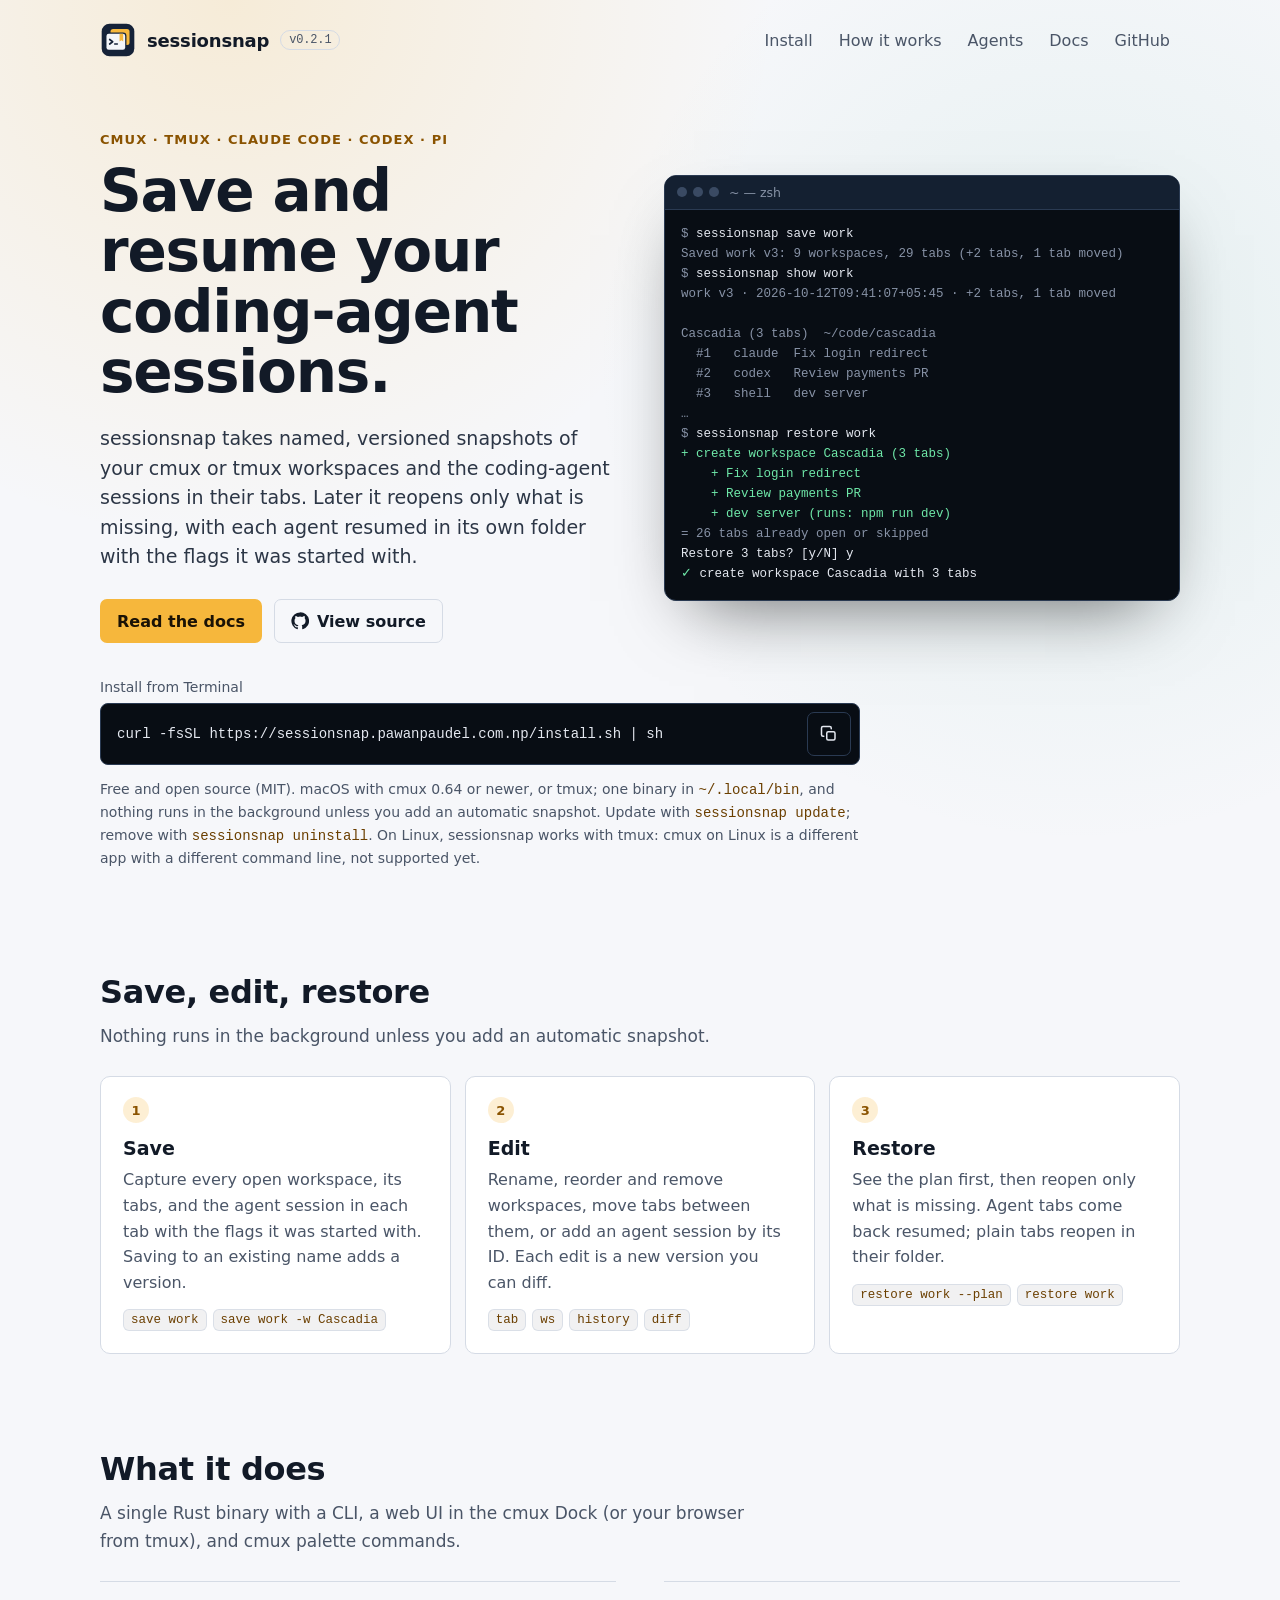
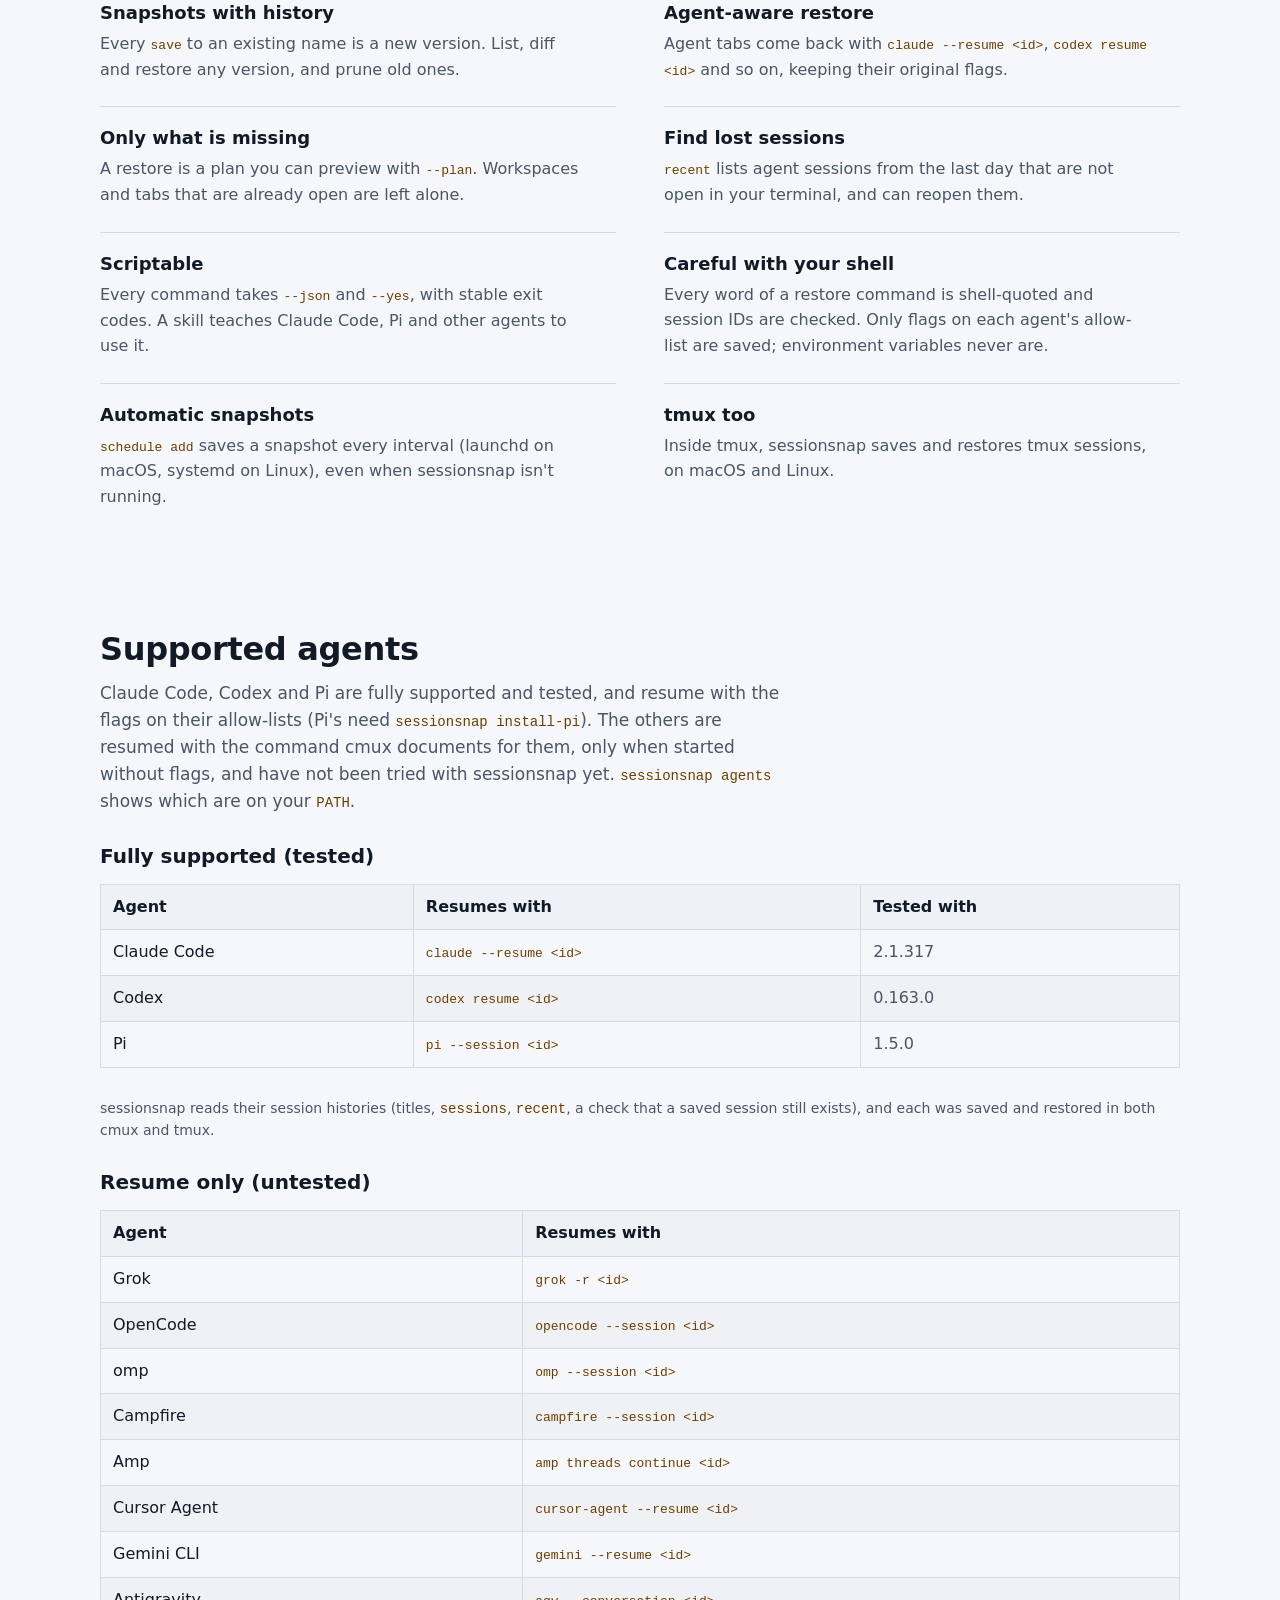
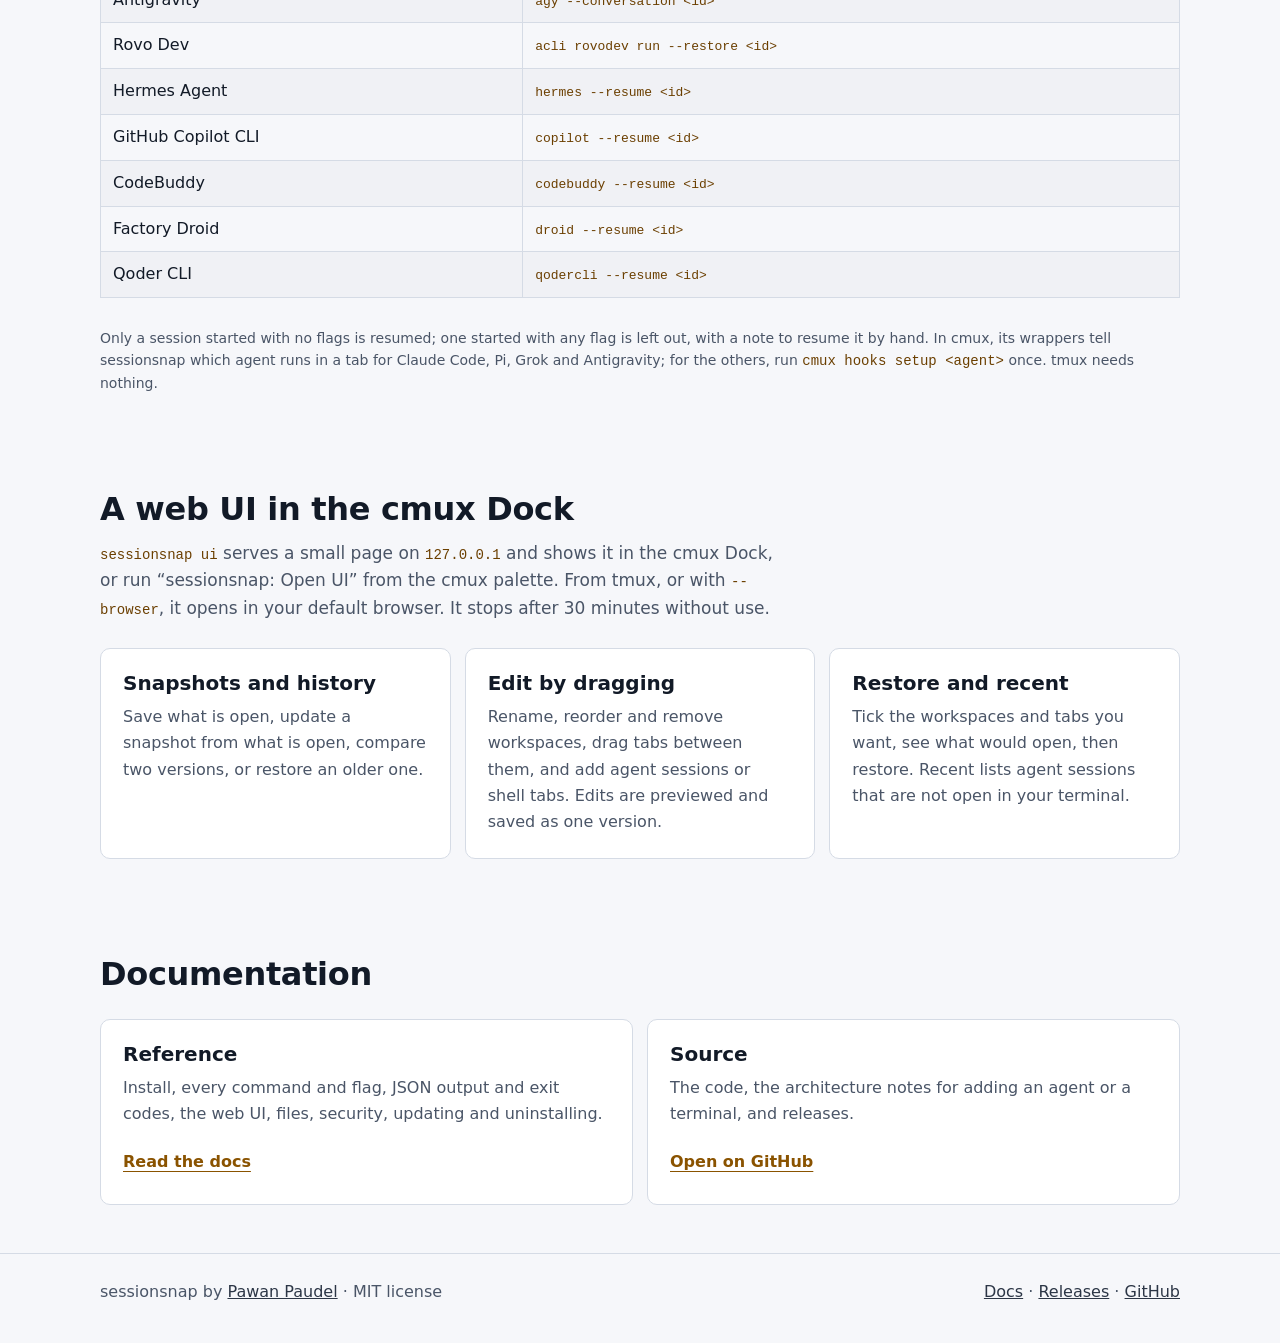
<file: site/index.html>
<!doctype html>
<html lang="en">
  <head>
    <meta charset="utf-8" />
    <meta name="viewport" content="width=device-width, initial-scale=1" />
    <title>sessionsnap — Save and Resume Coding-Agent Sessions in cmux and tmux</title>
    <meta
      name="description"
      content="Save and resume your coding-agent sessions in cmux and tmux. Named, versioned snapshots of your workspaces and tabs that bring back only what is missing, for Claude Code, Codex and more."
    />
    <meta property="og:title" content="sessionsnap — Save and Resume Coding-Agent Sessions in cmux and tmux" />
    <meta
      property="og:description"
      content="Save and resume your coding-agent sessions in cmux and tmux. Named, versioned snapshots of your workspaces and tabs that bring back only what is missing, for Claude Code, Codex and more."
    />
    <meta property="og:type" content="website" />
    <meta property="og:image" content="https://sessionsnap.pawanpaudel.com.np/og.png" />
    <meta name="twitter:card" content="summary_large_image" />
    <meta property="og:url" content="https://sessionsnap.pawanpaudel.com.np/" />
    <link rel="canonical" href="https://sessionsnap.pawanpaudel.com.np/" />
    <meta name="twitter:title" content="sessionsnap — Save and Resume Coding-Agent Sessions in cmux and tmux" />
    <meta name="twitter:description" content="Save and resume your coding-agent sessions in cmux and tmux. Named, versioned snapshots of your workspaces and tabs that bring back only what is missing, for Claude Code, Codex and more." />
    <meta name="twitter:image" content="https://sessionsnap.pawanpaudel.com.np/og.png" />
    <meta property="og:image:alt" content="sessionsnap — save and resume your coding-agent sessions in cmux and tmux" />
    <meta name="theme-color" content="#0d1520" media="(prefers-color-scheme: dark)" />
    <meta name="theme-color" content="#f6f7fa" media="(prefers-color-scheme: light)" />
    <link rel="icon" href="favicon.svg" type="image/svg+xml" />
    <link rel="apple-touch-icon" href="apple-touch-icon.png" />
    <link rel="stylesheet" href="styles.css" />
    <script type="application/ld+json">
    {
      "@context": "https://schema.org",
      "@type": "SoftwareSourceCode",
      "name": "sessionsnap",
      "description": "Save and resume your coding-agent sessions in cmux and tmux. Named, versioned snapshots of your workspaces and tabs that bring back only what is missing, for Claude Code, Codex and more.",
      "url": "https://sessionsnap.pawanpaudel.com.np/",
      "codeRepository": "https://github.com/pawanpaudel93/sessionsnap",
      "license": "https://opensource.org/license/mit",
      "programmingLanguage": "Rust",
      "runtimePlatform": ["cmux", "tmux"],
      "operatingSystem": "macOS, Linux",
      "version": "0.2.1",
      "author": {
        "@type": "Person",
        "name": "Pawan Paudel",
        "url": "https://github.com/pawanpaudel93"
      }
    }
    </script>
  </head>
  <body>
    <a class="skip-link" href="#main">Skip to content</a>
    <header class="shell">
      <nav class="nav" aria-label="Main navigation">
        <a class="brand" href="/">
          <img src="favicon.svg" width="36" height="36" alt="" decoding="async" />
          <span>sessionsnap</span>
          <span class="version" translate="no">v0.2.1</span>
        </a>
        <div class="nav-links">
          <a href="#install">Install</a>
          <a href="#how">How it works</a>
          <a href="#agents">Agents</a>
          <a href="/docs">Docs</a>
          <a class="nav-github" href="https://github.com/pawanpaudel93/sessionsnap">GitHub</a>
        </div>
      </nav>
    </header>

    <main id="main">
      <section class="shell hero hero-split" id="install">
        <div class="hero-inner">
          <p class="eyebrow">cmux · tmux · Claude Code · Codex · Pi</p>
          <h1>Save and resume your coding-agent sessions.</h1>
          <p class="hero-copy">
            sessionsnap takes named, versioned snapshots of your cmux or tmux workspaces and the
            coding-agent sessions in their tabs. Later it reopens only what is missing, with each agent resumed in
            its own folder with the flags it was started with.
          </p>
          <div class="actions">
            <a class="button primary" href="/docs">Read the docs</a>
            <a class="button secondary" href="https://github.com/pawanpaudel93/sessionsnap">
              <svg viewBox="0 0 24 24" aria-hidden="true"><path fill="currentColor" d="M12 .5a11.5 11.5 0 0 0-3.64 22.41c.58.1.79-.25.79-.56v-2c-3.2.7-3.88-1.37-3.88-1.37-.52-1.33-1.28-1.69-1.28-1.69-1.05-.72.08-.7.08-.7 1.16.08 1.77 1.19 1.77 1.19 1.03 1.77 2.7 1.26 3.36.96.1-.75.4-1.26.73-1.55-2.55-.29-5.24-1.28-5.24-5.68 0-1.26.45-2.28 1.19-3.09-.12-.29-.52-1.46.11-3.05 0 0 .97-.31 3.17 1.18a11 11 0 0 1 5.77 0c2.2-1.49 3.17-1.18 3.17-1.18.63 1.59.23 2.76.11 3.05.74.81 1.19 1.83 1.19 3.09 0 4.41-2.69 5.38-5.26 5.67.41.36.78 1.06.78 2.14v3.17c0 .31.21.67.8.56A11.5 11.5 0 0 0 12 .5Z"/></svg>
              View source
            </a>
          </div>
        </div>

        <figure class="demo">
          <div class="term-window">
            <div class="term-bar" aria-hidden="true">
              <div class="term-dots"><span></span><span></span><span></span></div>
              <span>~ — zsh</span>
            </div>
            <pre><code translate="no"><span class="prompt">$ </span>sessionsnap save work
<span class="out">Saved work v3: 9 workspaces, 29 tabs (+2 tabs, 1 tab moved)</span>
<span class="step-2"><span class="prompt">$ </span>sessionsnap show work
<span class="out">work v3 · 2026-10-12T09:41:07+05:45 · +2 tabs, 1 tab moved

Cascadia (3 tabs)  ~/code/cascadia
  #1   claude  Fix login redirect
  #2   codex   Review payments PR
  #3   shell   dev server
…</span></span>
<span class="step-3"><span class="prompt">$ </span>sessionsnap restore work
<span class="ok">+ create workspace Cascadia (3 tabs)</span>
<span class="ok">    + Fix login redirect</span>
<span class="ok">    + Review payments PR</span>
<span class="ok">    + dev server (runs: npm run dev)</span>
<span class="out">= 26 tabs already open or skipped</span>
Restore 3 tabs? [y/N] y
<span class="ok">✓</span> create workspace Cascadia with 3 tabs</span></code></pre>
          </div>
          <figcaption class="sr-only">
            Example session: save a snapshot named work with 9 workspaces and 29 tabs, show its
            workspaces and tabs, then restore it. Only the one closed workspace is reopened, with its
            Claude Code and Codex sessions resumed; the 26 tabs already open are left alone.
          </figcaption>
        </figure>

        <div class="hero-install">
          <div class="install">
            <p class="install-label" id="install-label">Install from Terminal</p>
            <div class="command" role="group" aria-labelledby="install-label">
              <code class="desktop-command" translate="no"
                >curl -fsSL https://sessionsnap.pawanpaudel.com.np/install.sh | sh</code
              >
              <code class="mobile-command" translate="no"
                >curl -fsSL https://sessionsnap.<br />pawanpaudel.com.np/install.sh | sh</code
              >
              <button
                class="copy-button"
                type="button"
                title="Copy install command"
                aria-label="Copy install command"
                data-copy-title="Copy install command"
                data-copy-label="Install command copied."
                data-copy="curl -fsSL https://sessionsnap.pawanpaudel.com.np/install.sh | sh"
              >
                <svg class="copy-icon" viewBox="0 0 24 24" aria-hidden="true">
                  <rect x="9" y="9" width="11" height="11" rx="2" fill="none" stroke="currentColor" stroke-width="2" />
                  <path d="M5 15H4a2 2 0 0 1-2-2V4a2 2 0 0 1 2-2h9a2 2 0 0 1 2 2v1" fill="none" stroke="currentColor" stroke-linecap="round" stroke-width="2" />
                </svg>
                <svg class="check-icon" viewBox="0 0 24 24" aria-hidden="true">
                  <path d="M20 6 9 17l-5-5" fill="none" stroke="currentColor" stroke-linecap="round" stroke-linejoin="round" stroke-width="2.4" />
                </svg>
              </button>
            </div>
            <span class="copy-status" aria-live="polite"></span>
          </div>
          <p class="requirements">
            Free and open source (MIT). macOS with cmux 0.64 or newer, or tmux; one binary in
            <code translate="no">~/.local/bin</code>, and nothing runs in the background unless you
            add an automatic snapshot. Update with <code translate="no">sessionsnap update</code>; remove
            with <code translate="no">sessionsnap uninstall</code>. On Linux, sessionsnap works with tmux:
            cmux on Linux is a different app with a different command line, not supported yet.
          </p>
        </div>
      </section>

      <section class="shell section" id="how" aria-labelledby="how-title">
        <div class="section-head">
          <h2 id="how-title">Save, edit, restore</h2>
          <p>Nothing runs in the background unless you add an automatic snapshot.</p>
        </div>
        <ol class="loop">
          <li>
            <h3>Save</h3>
            <p>Capture every open workspace, its tabs, and the agent session in each tab with the flags it was started with. Saving to an existing name adds a version.</p>
            <div class="chips" translate="no"><code>save work</code><code>save work -w Cascadia</code></div>
          </li>
          <li>
            <h3>Edit</h3>
            <p>Rename, reorder and remove workspaces, move tabs between them, or add an agent session by its ID. Each edit is a new version you can diff.</p>
            <div class="chips" translate="no"><code>tab</code><code>ws</code><code>history</code><code>diff</code></div>
          </li>
          <li>
            <h3>Restore</h3>
            <p>See the plan first, then reopen only what is missing. Agent tabs come back resumed; plain tabs reopen in their folder.</p>
            <div class="chips" translate="no"><code>restore work --plan</code><code>restore work</code></div>
          </li>
        </ol>
      </section>

      <section class="shell section" id="features" aria-labelledby="features-title">
        <div class="section-head">
          <h2 id="features-title">What it does</h2>
          <p>A single Rust binary with a CLI, a web UI in the cmux Dock (or your browser from tmux), and cmux palette commands.</p>
        </div>
        <dl class="feature-list">
          <div>
            <dt>Snapshots with history</dt>
            <dd>Every <code translate="no">save</code> to an existing name is a new version. List, diff and restore any version, and prune old ones.</dd>
          </div>
          <div>
            <dt>Agent-aware restore</dt>
            <dd>Agent tabs come back with <code translate="no">claude --resume &lt;id&gt;</code>, <code translate="no">codex resume &lt;id&gt;</code> and so on, keeping their original flags.</dd>
          </div>
          <div>
            <dt>Only what is missing</dt>
            <dd>A restore is a plan you can preview with <code translate="no">--plan</code>. Workspaces and tabs that are already open are left alone.</dd>
          </div>
          <div>
            <dt>Find lost sessions</dt>
            <dd><code translate="no">recent</code> lists agent sessions from the last day that are not open in your terminal, and can reopen them.</dd>
          </div>
          <div>
            <dt>Scriptable</dt>
            <dd>Every command takes <code translate="no">--json</code> and <code translate="no">--yes</code>, with stable exit codes. A skill teaches Claude Code, Pi and other agents to use it.</dd>
          </div>
          <div>
            <dt>Careful with your shell</dt>
            <dd>Every word of a restore command is shell-quoted and session IDs are checked. Only flags on each agent's allow-list are saved; environment variables never are.</dd>
          </div>
          <div>
            <dt>Automatic snapshots</dt>
            <dd><code translate="no">schedule add</code> saves a snapshot every interval (launchd on macOS, systemd on Linux), even when sessionsnap isn't running.</dd>
          </div>
          <div>
            <dt>tmux too</dt>
            <dd>Inside tmux, sessionsnap saves and restores tmux sessions, on macOS and Linux.</dd>
          </div>
        </dl>
      </section>

      <section class="shell section" id="agents" aria-labelledby="agents-title">
        <div class="section-head">
          <h2 id="agents-title">Supported agents</h2>
          <p>
            Claude Code, Codex and Pi are fully supported and tested, and resume with the flags on their
            allow-lists (Pi's need <code translate="no">sessionsnap install-pi</code>). The others are resumed with the command cmux documents for them, only when
            started without flags, and have not been tried with sessionsnap yet.
            <code translate="no">sessionsnap agents</code> shows which are on your <code translate="no">PATH</code>.
          </p>
        </div>
        <h3 class="agents-sub">Fully supported (tested)</h3>
        <div class="table-wrap">
          <table class="data-table">
            <thead>
              <tr><th scope="col">Agent</th><th scope="col">Resumes with</th><th scope="col">Tested with</th></tr>
            </thead>
            <tbody>
              <tr><td>Claude Code</td><td><code translate="no">claude --resume &lt;id&gt;</code></td><td>2.1.317</td></tr>
              <tr><td>Codex</td><td><code translate="no">codex resume &lt;id&gt;</code></td><td>0.163.0</td></tr>
              <tr><td>Pi</td><td><code translate="no">pi --session &lt;id&gt;</code></td><td>1.5.0</td></tr>
            </tbody>
          </table>
        </div>
        <p class="requirements">
          sessionsnap reads their session histories (titles, <code translate="no">sessions</code>,
          <code translate="no">recent</code>, a check that a saved session still exists), and each was
          saved and restored in both cmux and tmux.
        </p>
        <h3 class="agents-sub">Resume only (untested)</h3>
        <div class="table-wrap">
          <table class="data-table">
            <thead>
              <tr><th scope="col">Agent</th><th scope="col">Resumes with</th></tr>
            </thead>
            <tbody>
              <tr><td>Grok</td><td><code translate="no">grok -r &lt;id&gt;</code></td></tr>
              <tr><td>OpenCode</td><td><code translate="no">opencode --session &lt;id&gt;</code></td></tr>
              <tr><td>omp</td><td><code translate="no">omp --session &lt;id&gt;</code></td></tr>
              <tr><td>Campfire</td><td><code translate="no">campfire --session &lt;id&gt;</code></td></tr>
              <tr><td>Amp</td><td><code translate="no">amp threads continue &lt;id&gt;</code></td></tr>
              <tr><td>Cursor Agent</td><td><code translate="no">cursor-agent --resume &lt;id&gt;</code></td></tr>
              <tr><td>Gemini CLI</td><td><code translate="no">gemini --resume &lt;id&gt;</code></td></tr>
              <tr><td>Antigravity</td><td><code translate="no">agy --conversation &lt;id&gt;</code></td></tr>
              <tr><td>Rovo Dev</td><td><code translate="no">acli rovodev run --restore &lt;id&gt;</code></td></tr>
              <tr><td>Hermes Agent</td><td><code translate="no">hermes --resume &lt;id&gt;</code></td></tr>
              <tr><td>GitHub Copilot CLI</td><td><code translate="no">copilot --resume &lt;id&gt;</code></td></tr>
              <tr><td>CodeBuddy</td><td><code translate="no">codebuddy --resume &lt;id&gt;</code></td></tr>
              <tr><td>Factory Droid</td><td><code translate="no">droid --resume &lt;id&gt;</code></td></tr>
              <tr><td>Qoder CLI</td><td><code translate="no">qodercli --resume &lt;id&gt;</code></td></tr>
            </tbody>
          </table>
        </div>
        <p class="requirements">
          Only a session started with no flags is resumed; one started with any flag is left out, with
          a note to resume it by hand. In cmux, its wrappers tell sessionsnap which agent runs in a tab
          for Claude Code, Pi, Grok and Antigravity; for the others, run
          <code translate="no">cmux hooks setup &lt;agent&gt;</code> once. tmux needs nothing.
        </p>
      </section>

      <section class="shell section" id="web-ui" aria-labelledby="ui-title">
        <div class="section-head">
          <h2 id="ui-title">A web UI in the cmux Dock</h2>
          <p>
            <code translate="no">sessionsnap ui</code> serves a small page on
            <code translate="no">127.0.0.1</code> and shows it in the cmux Dock, or run
            “sessionsnap: Open UI” from the cmux palette. From tmux, or with <code translate="no">--browser</code>, it opens in your default browser.
            It stops after 30 minutes without use.
          </p>
        </div>
        <div class="grid">
          <div class="card">
            <h3>Snapshots and history</h3>
            <p>Save what is open, update a snapshot from what is open, compare two versions, or restore an older one.</p>
          </div>
          <div class="card">
            <h3>Edit by dragging</h3>
            <p>Rename, reorder and remove workspaces, drag tabs between them, and add agent sessions or shell tabs. Edits are previewed and saved as one version.</p>
          </div>
          <div class="card">
            <h3>Restore and recent</h3>
            <p>Tick the workspaces and tabs you want, see what would open, then restore. Recent lists agent sessions that are not open in your terminal.</p>
          </div>
        </div>
      </section>

      <section class="shell section" aria-labelledby="docs-title">
        <div class="section-head">
          <h2 id="docs-title">Documentation</h2>
        </div>
        <div class="grid two">
          <div class="card">
            <h3>Reference</h3>
            <p>Install, every command and flag, JSON output and exit codes, the web UI, files, security, updating and uninstalling.</p>
            <p class="card-action"><a href="/docs">Read the docs</a></p>
          </div>
          <div class="card">
            <h3>Source</h3>
            <p>The code, the architecture notes for adding an agent or a terminal, and releases.</p>
            <p class="card-action"><a href="https://github.com/pawanpaudel93/sessionsnap">Open on GitHub</a></p>
          </div>
        </div>
      </section>
    </main>

    <footer>
      <div class="shell">
        <span>sessionsnap by <a href="https://github.com/pawanpaudel93">Pawan Paudel</a> · MIT license</span>
        <span>
          <a href="/docs">Docs</a>
          ·
          <a href="https://github.com/pawanpaudel93/sessionsnap/releases">Releases</a>
          ·
          <a class="nav-github" href="https://github.com/pawanpaudel93/sessionsnap">GitHub</a>
        </span>
      </div>
    </footer>
    <script src="script.js"></script>
  </body>
</html>
</file>
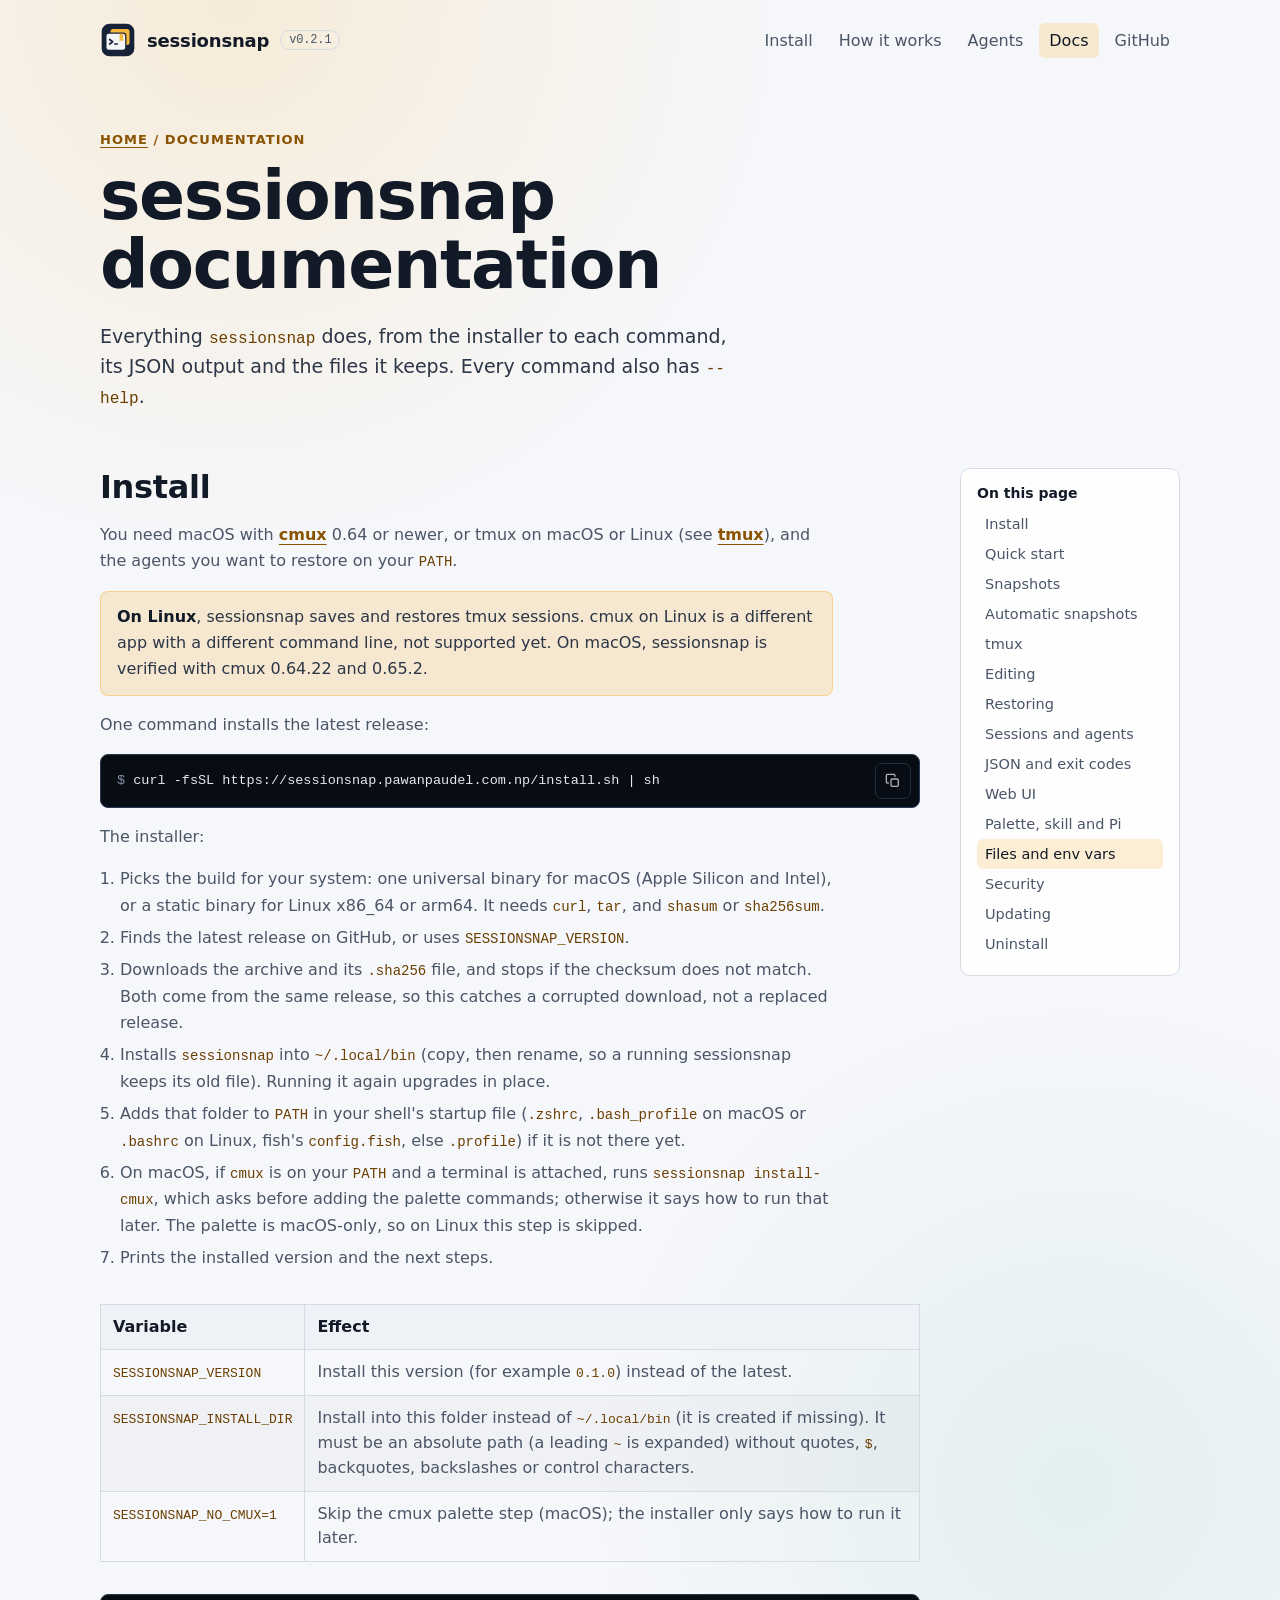
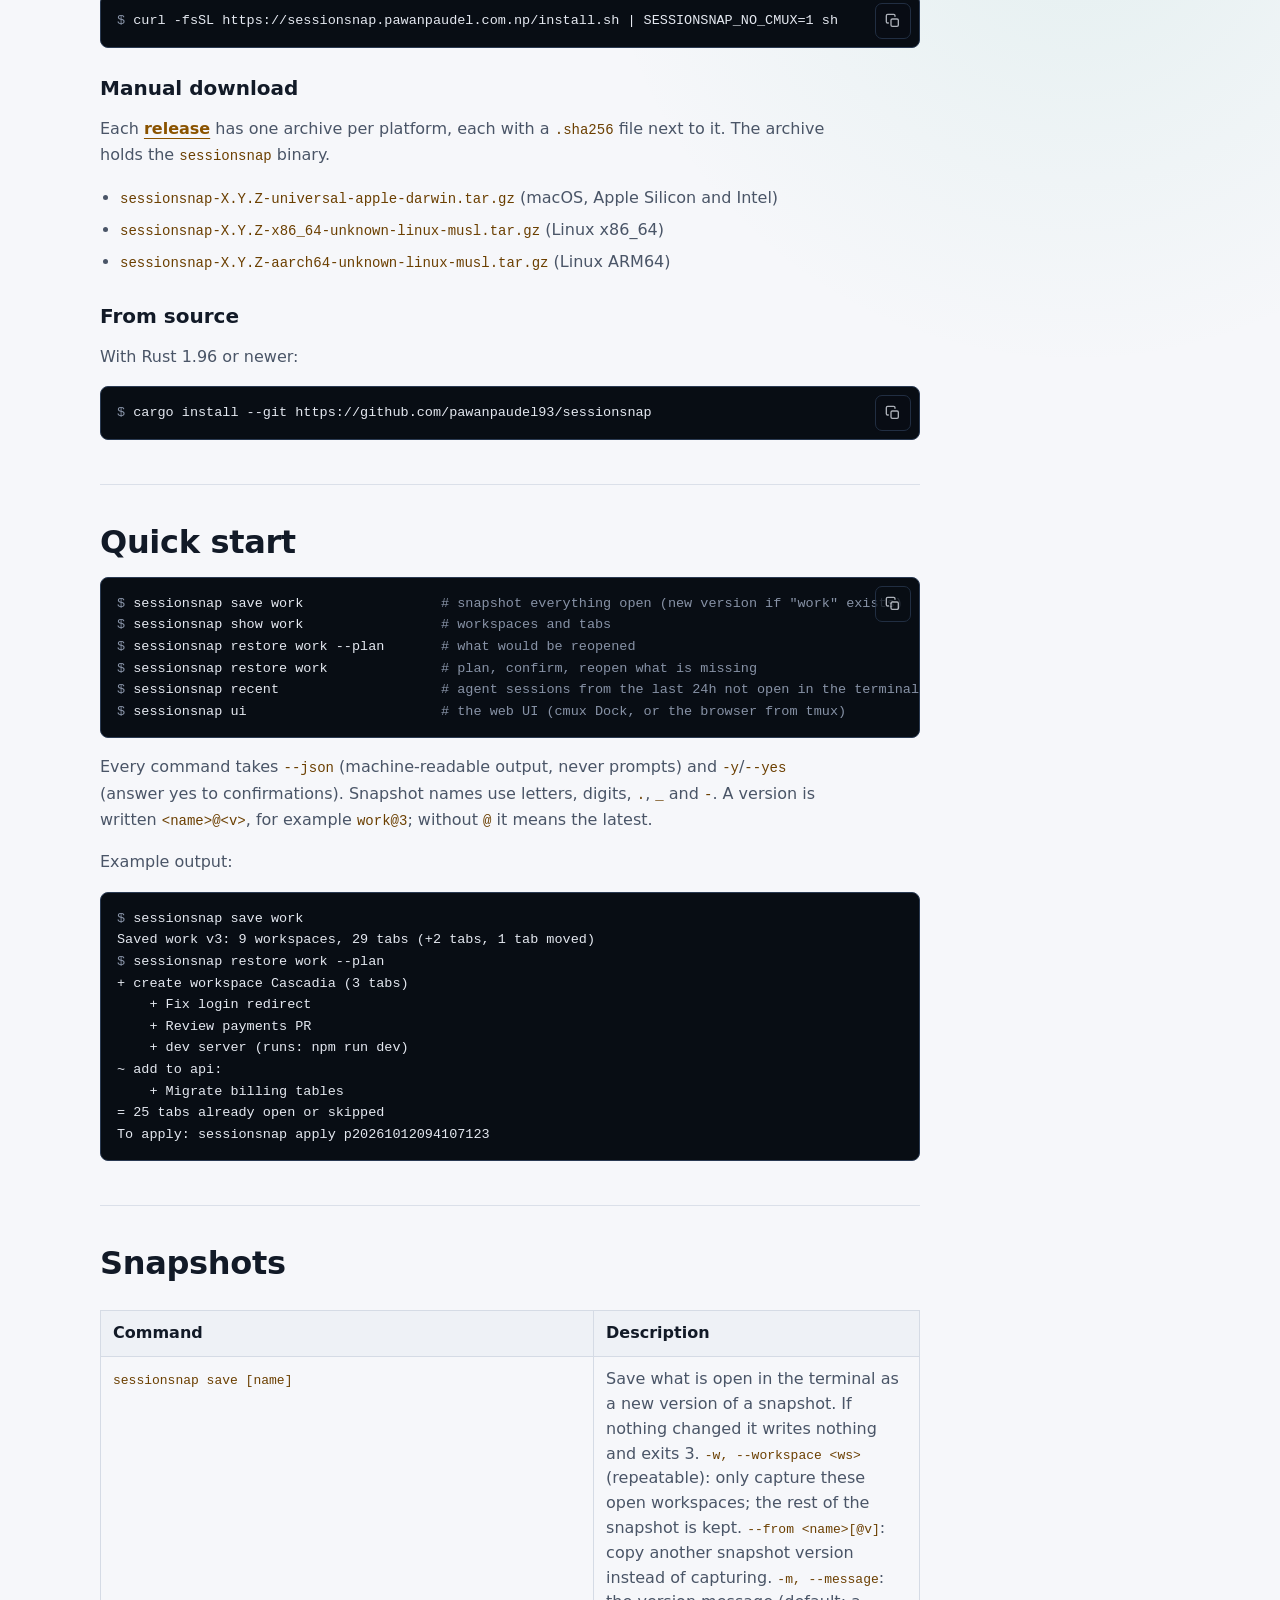
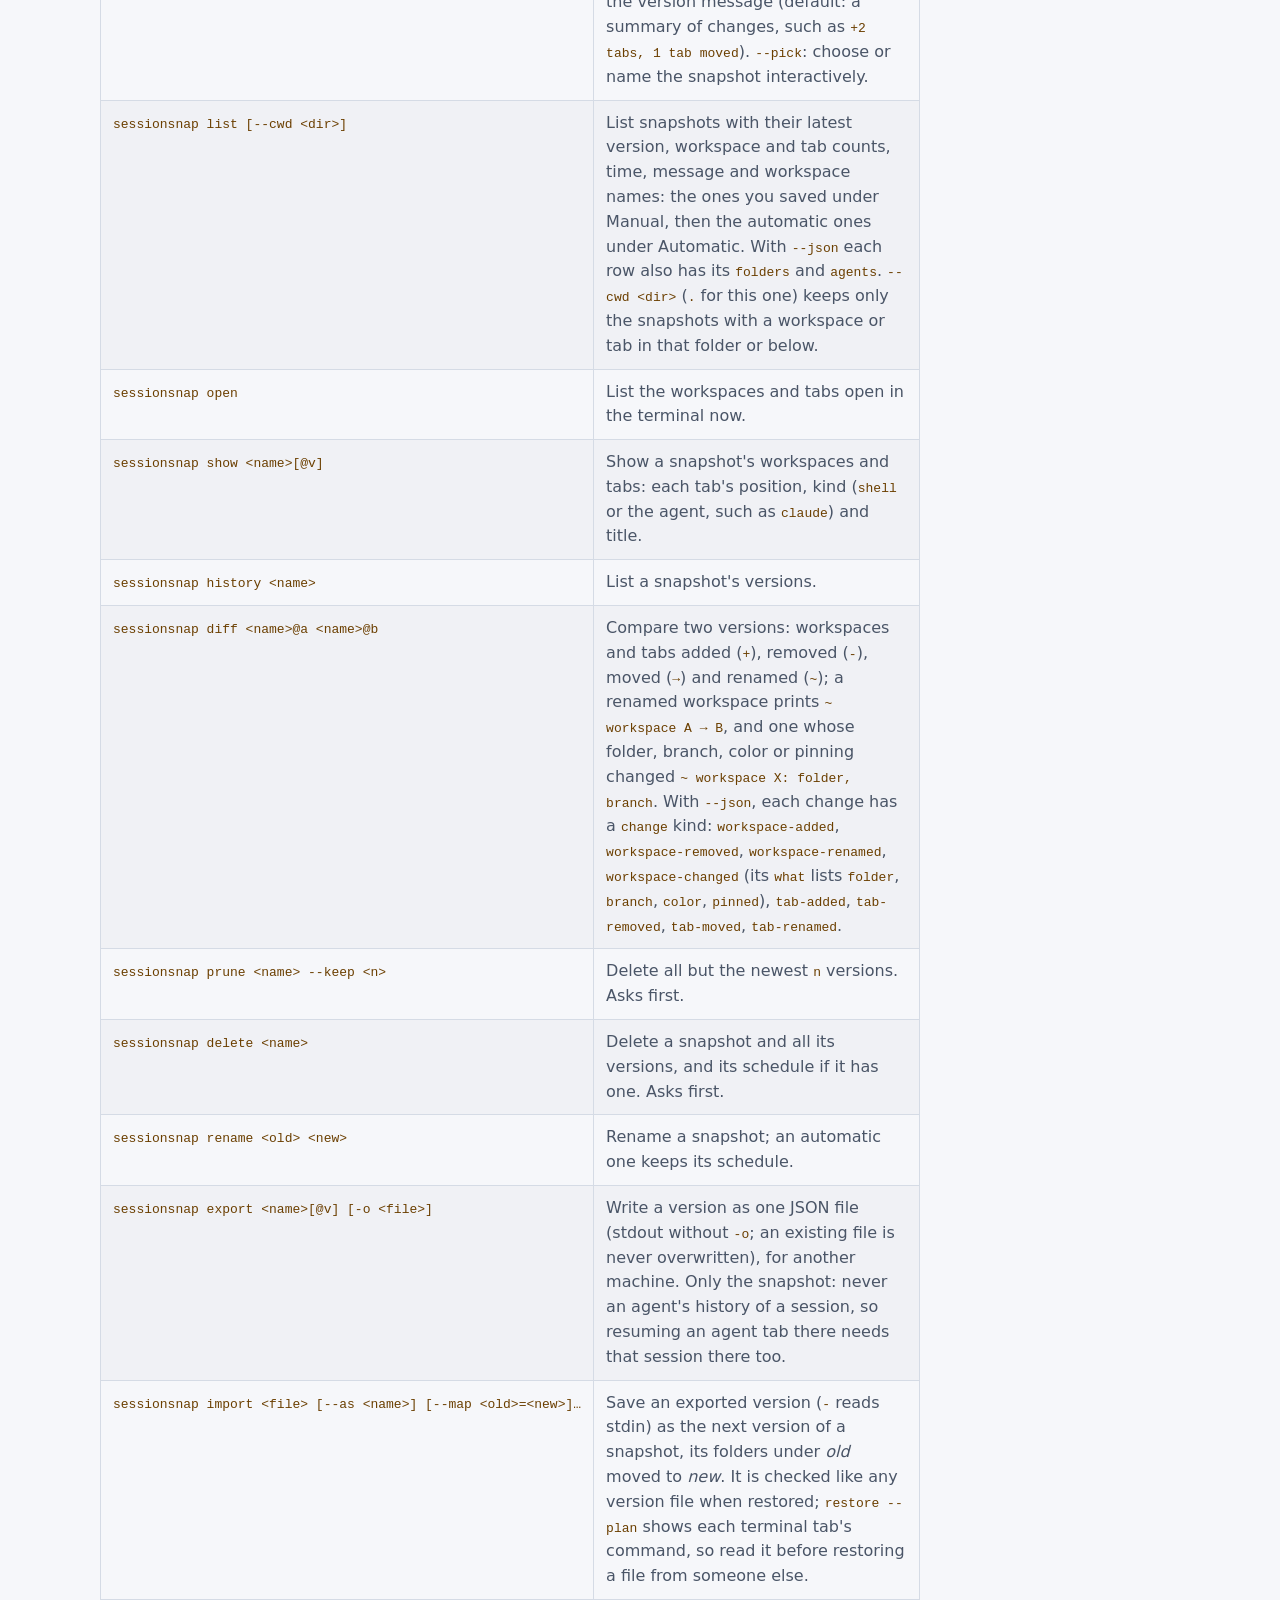
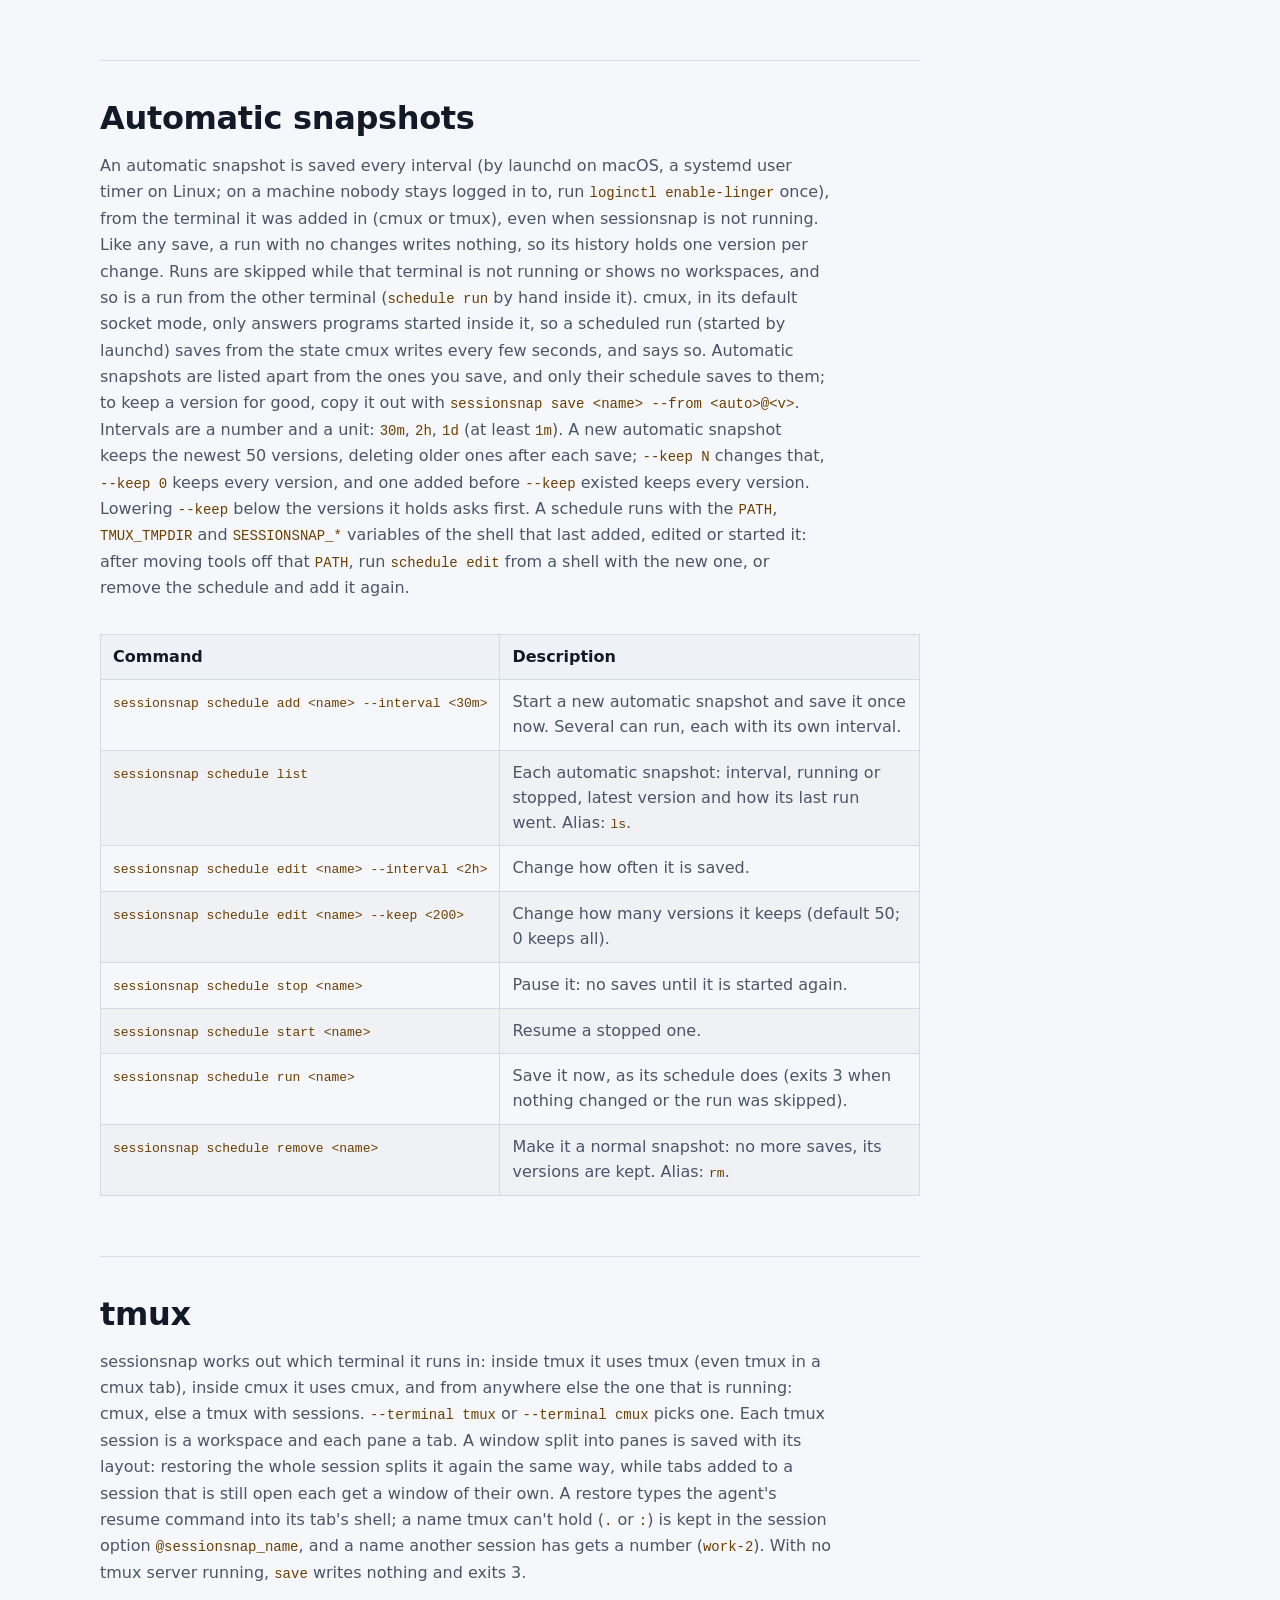
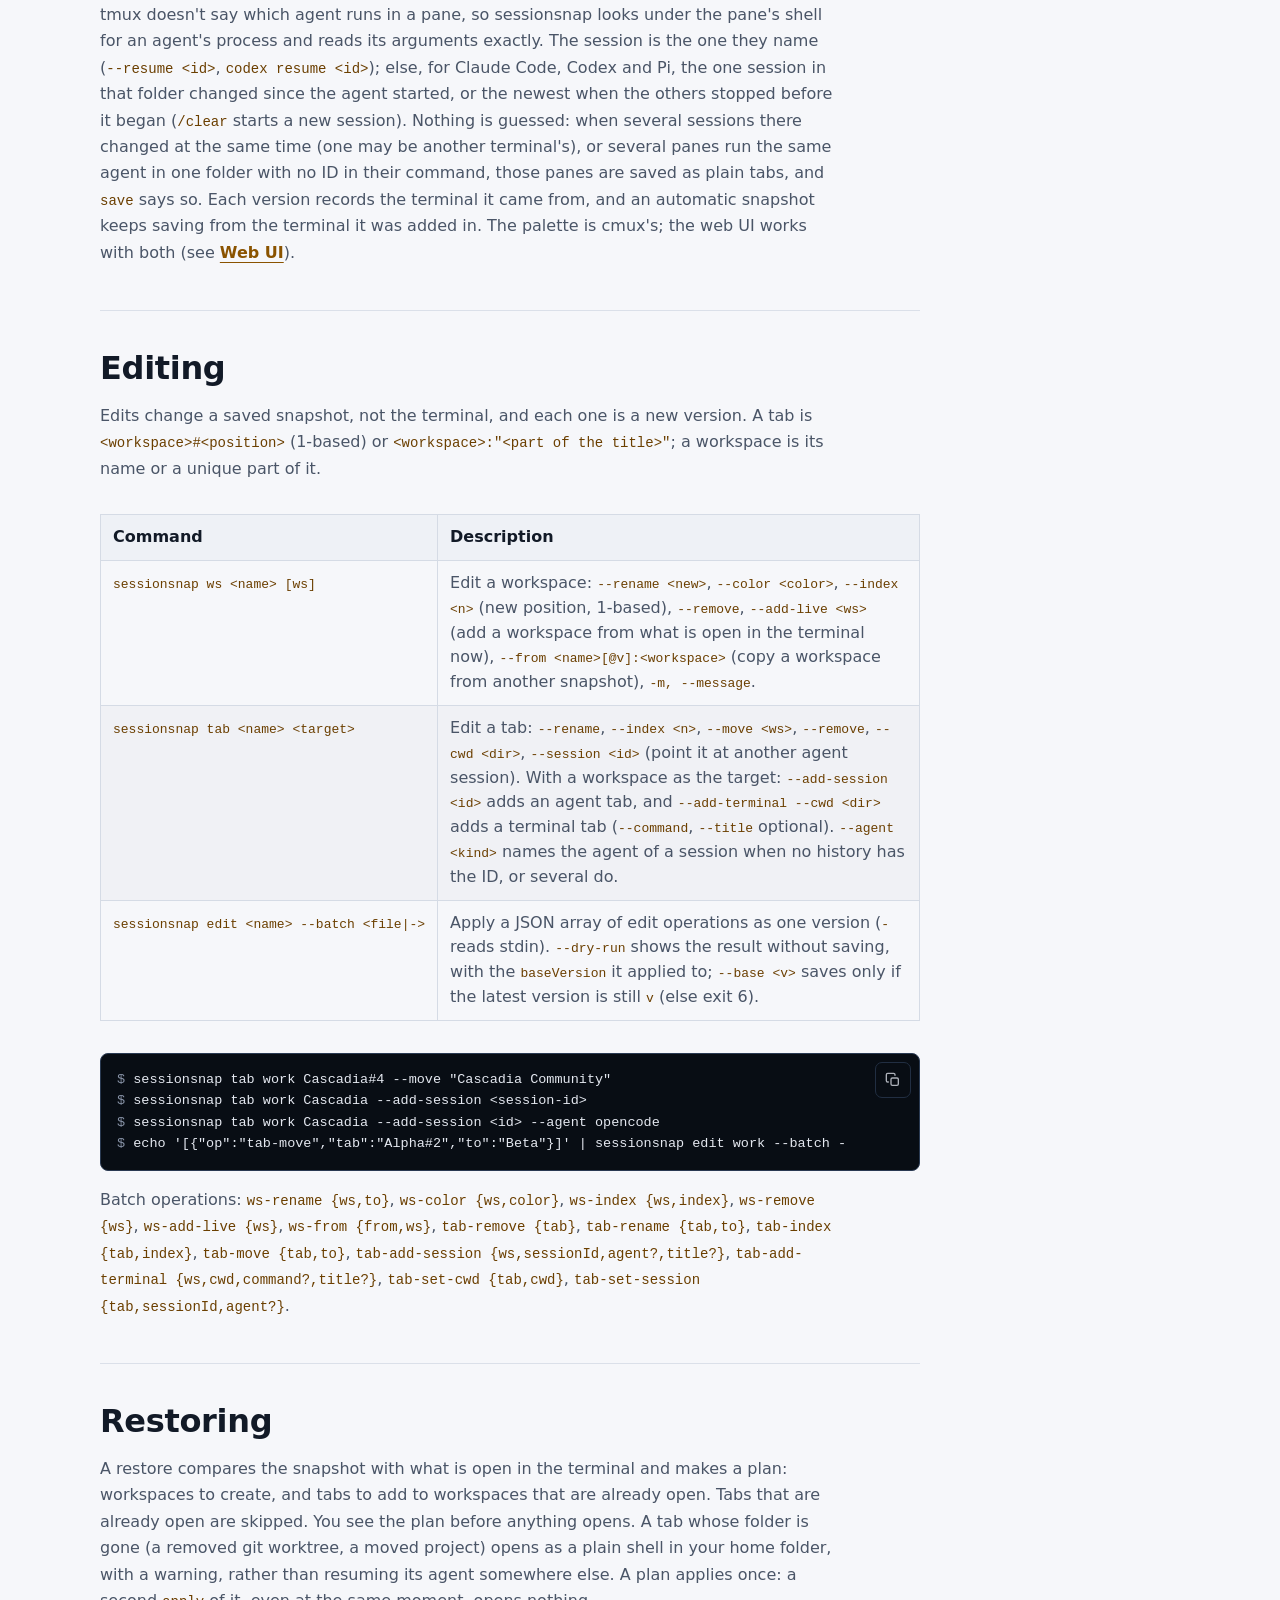
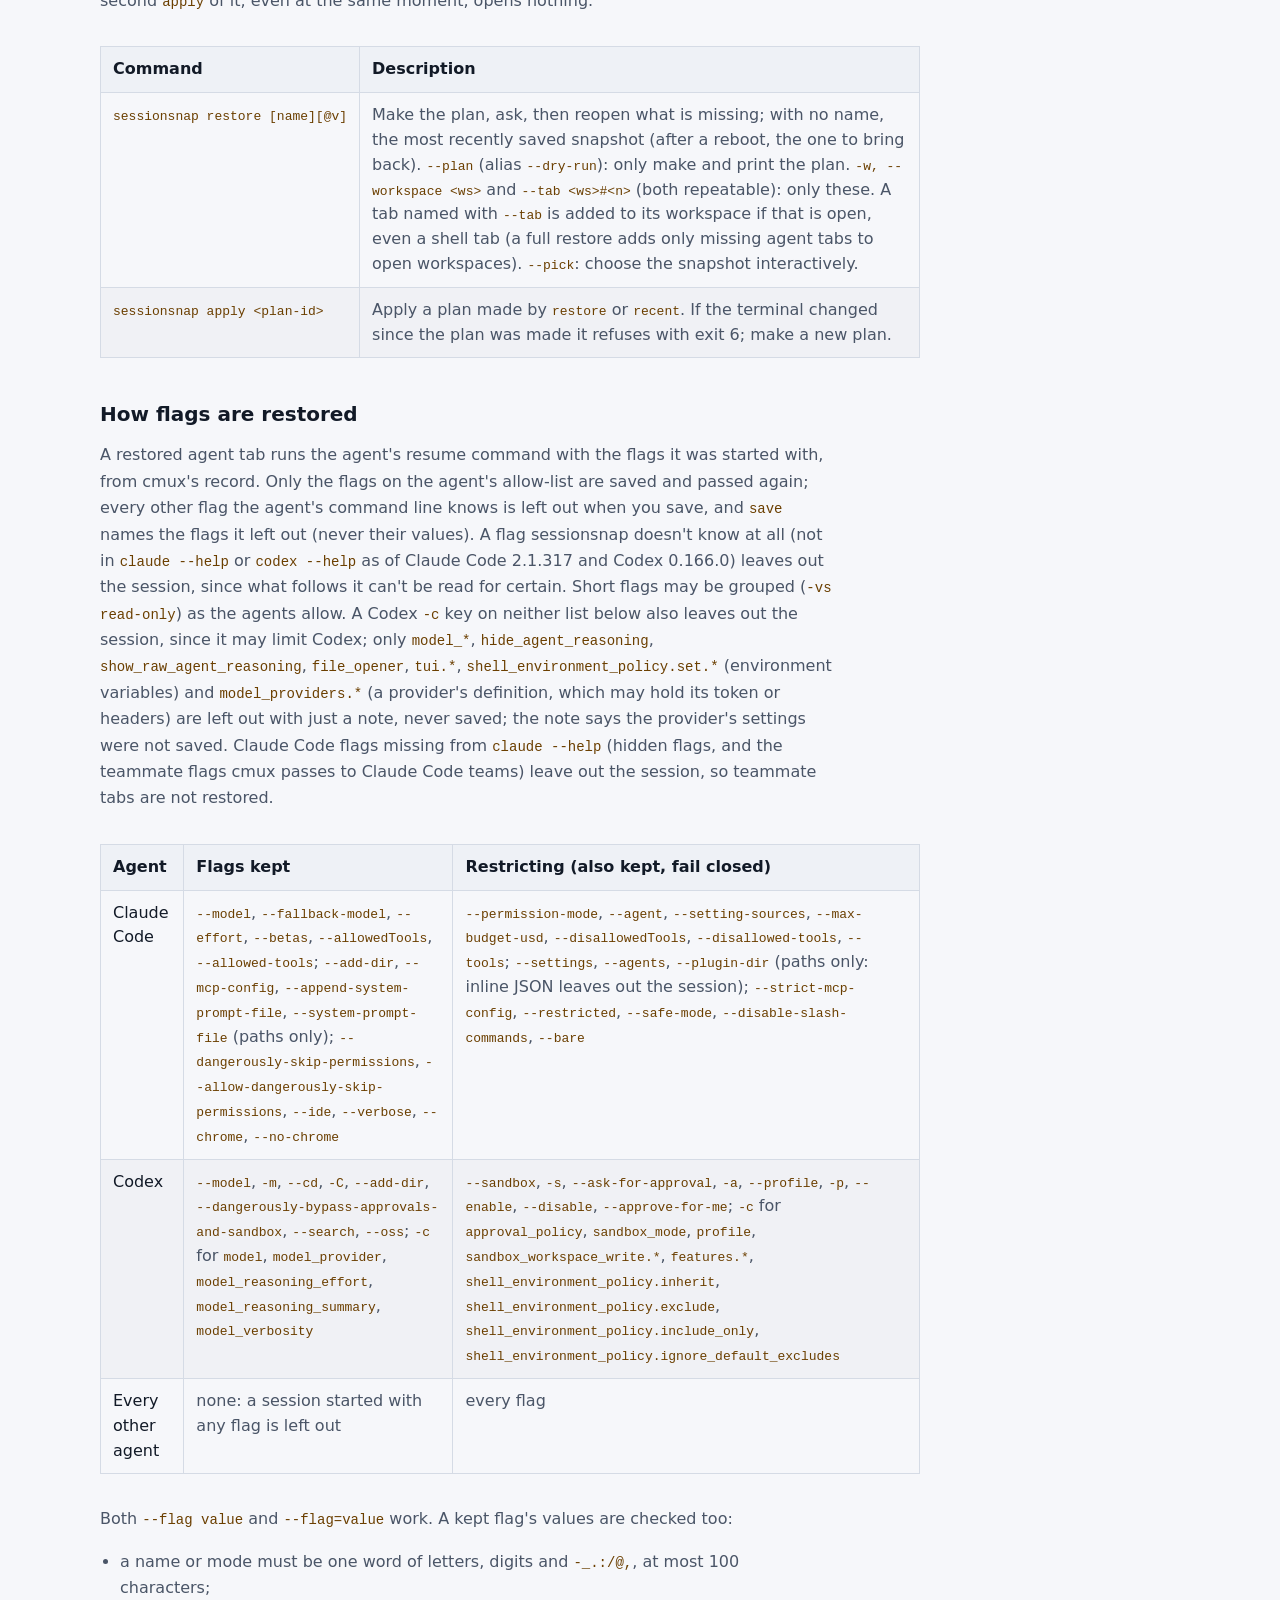
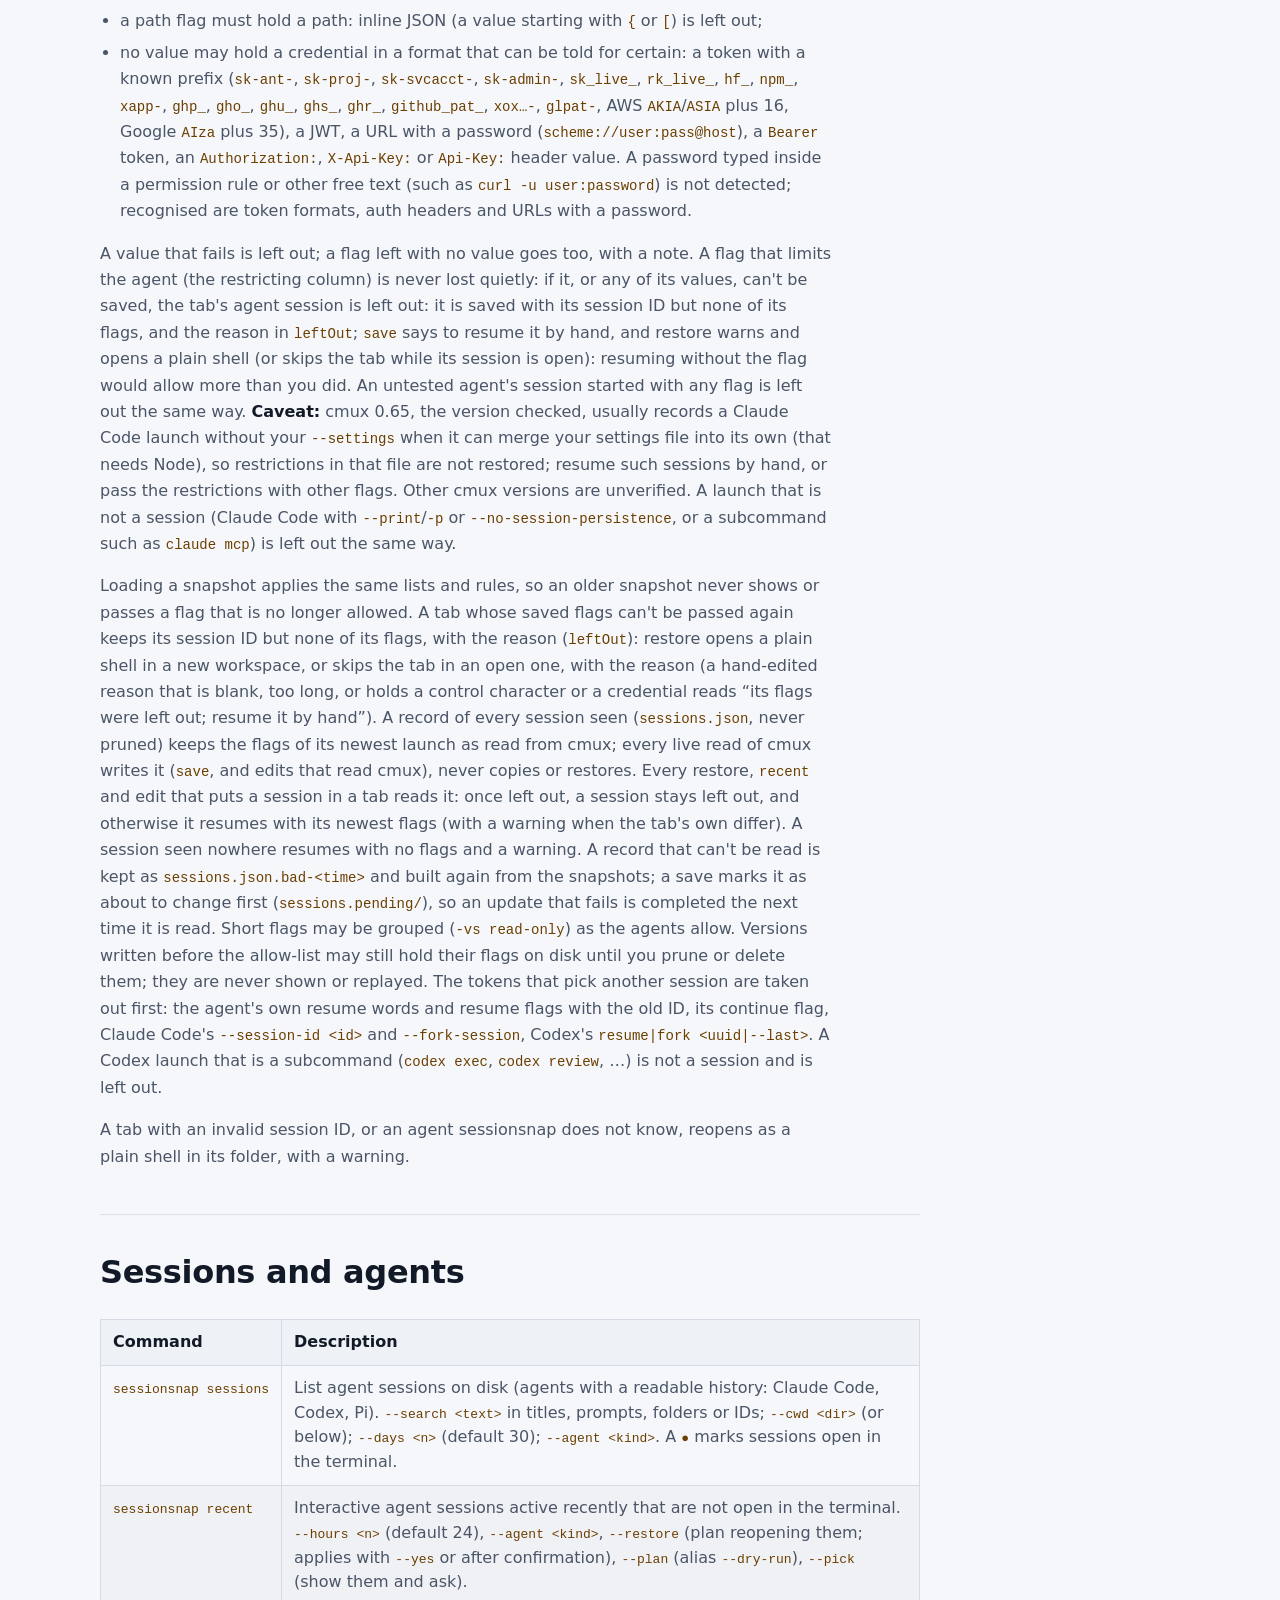
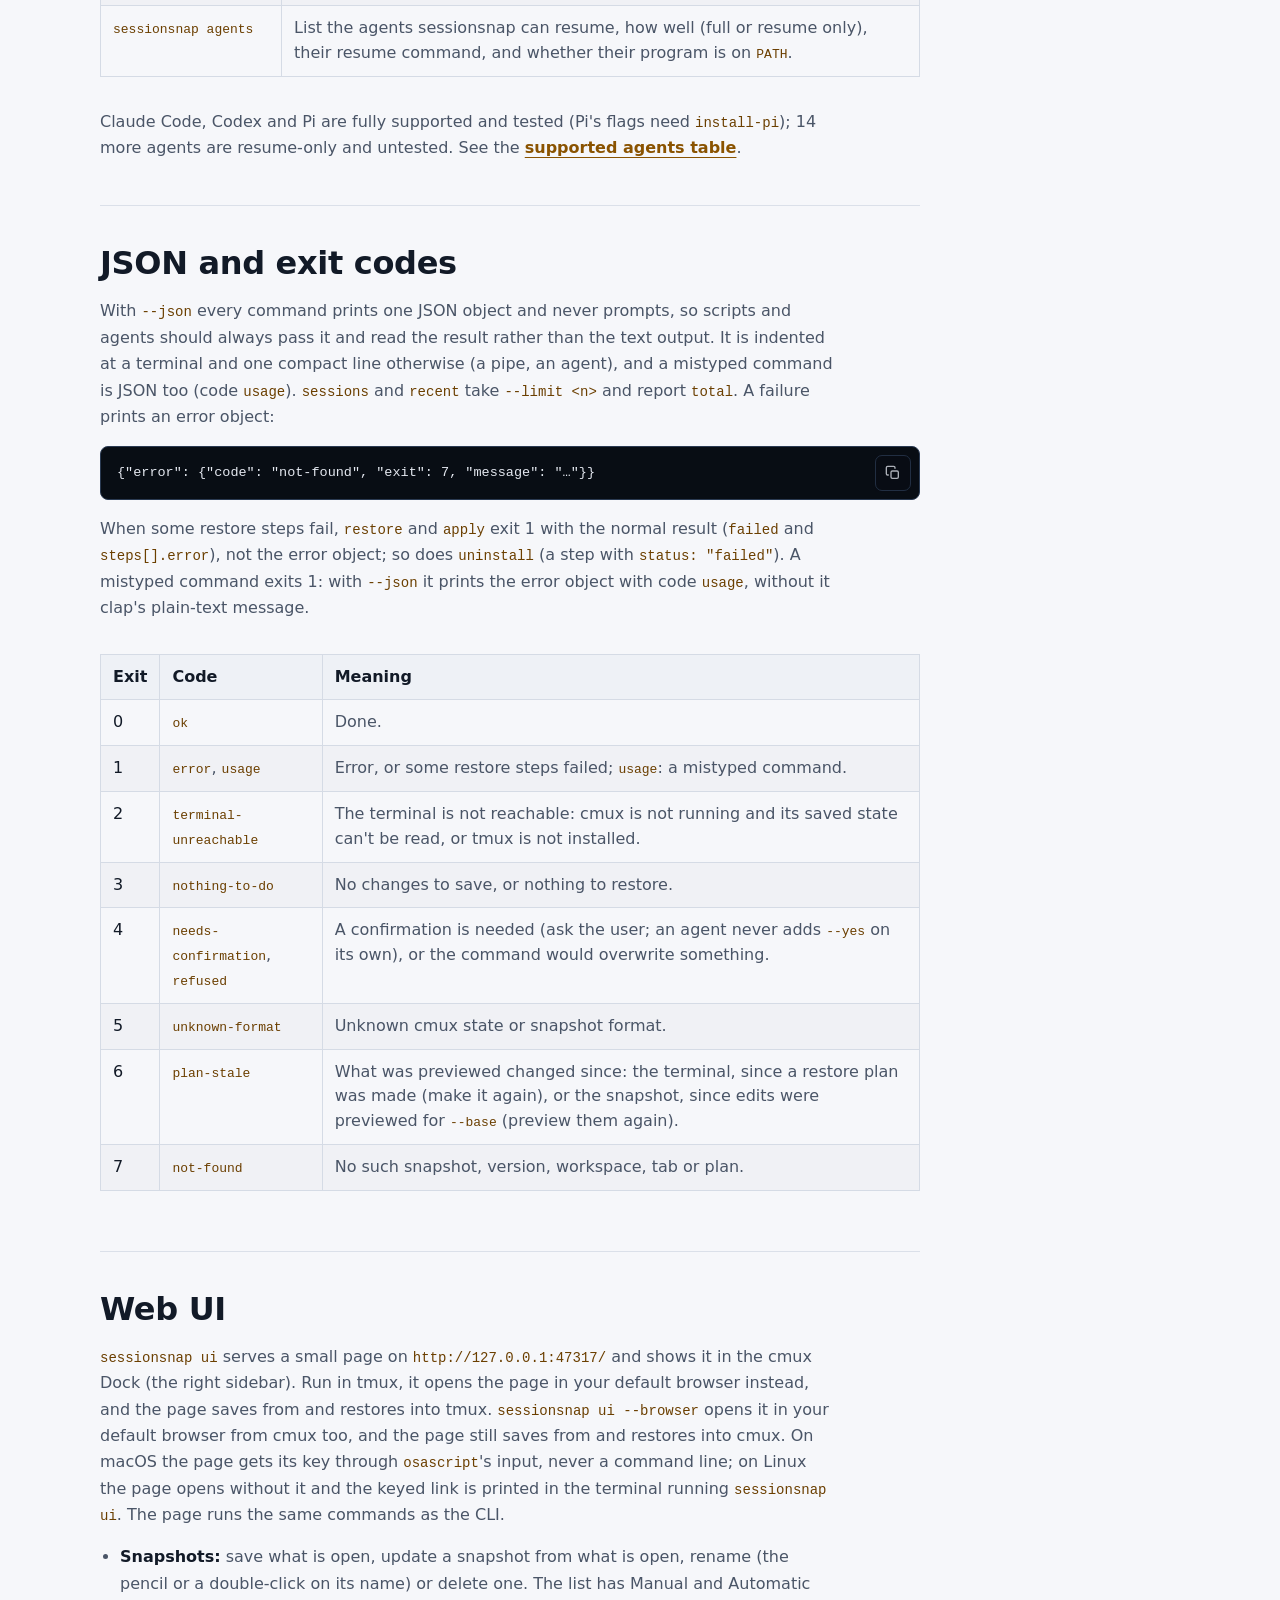
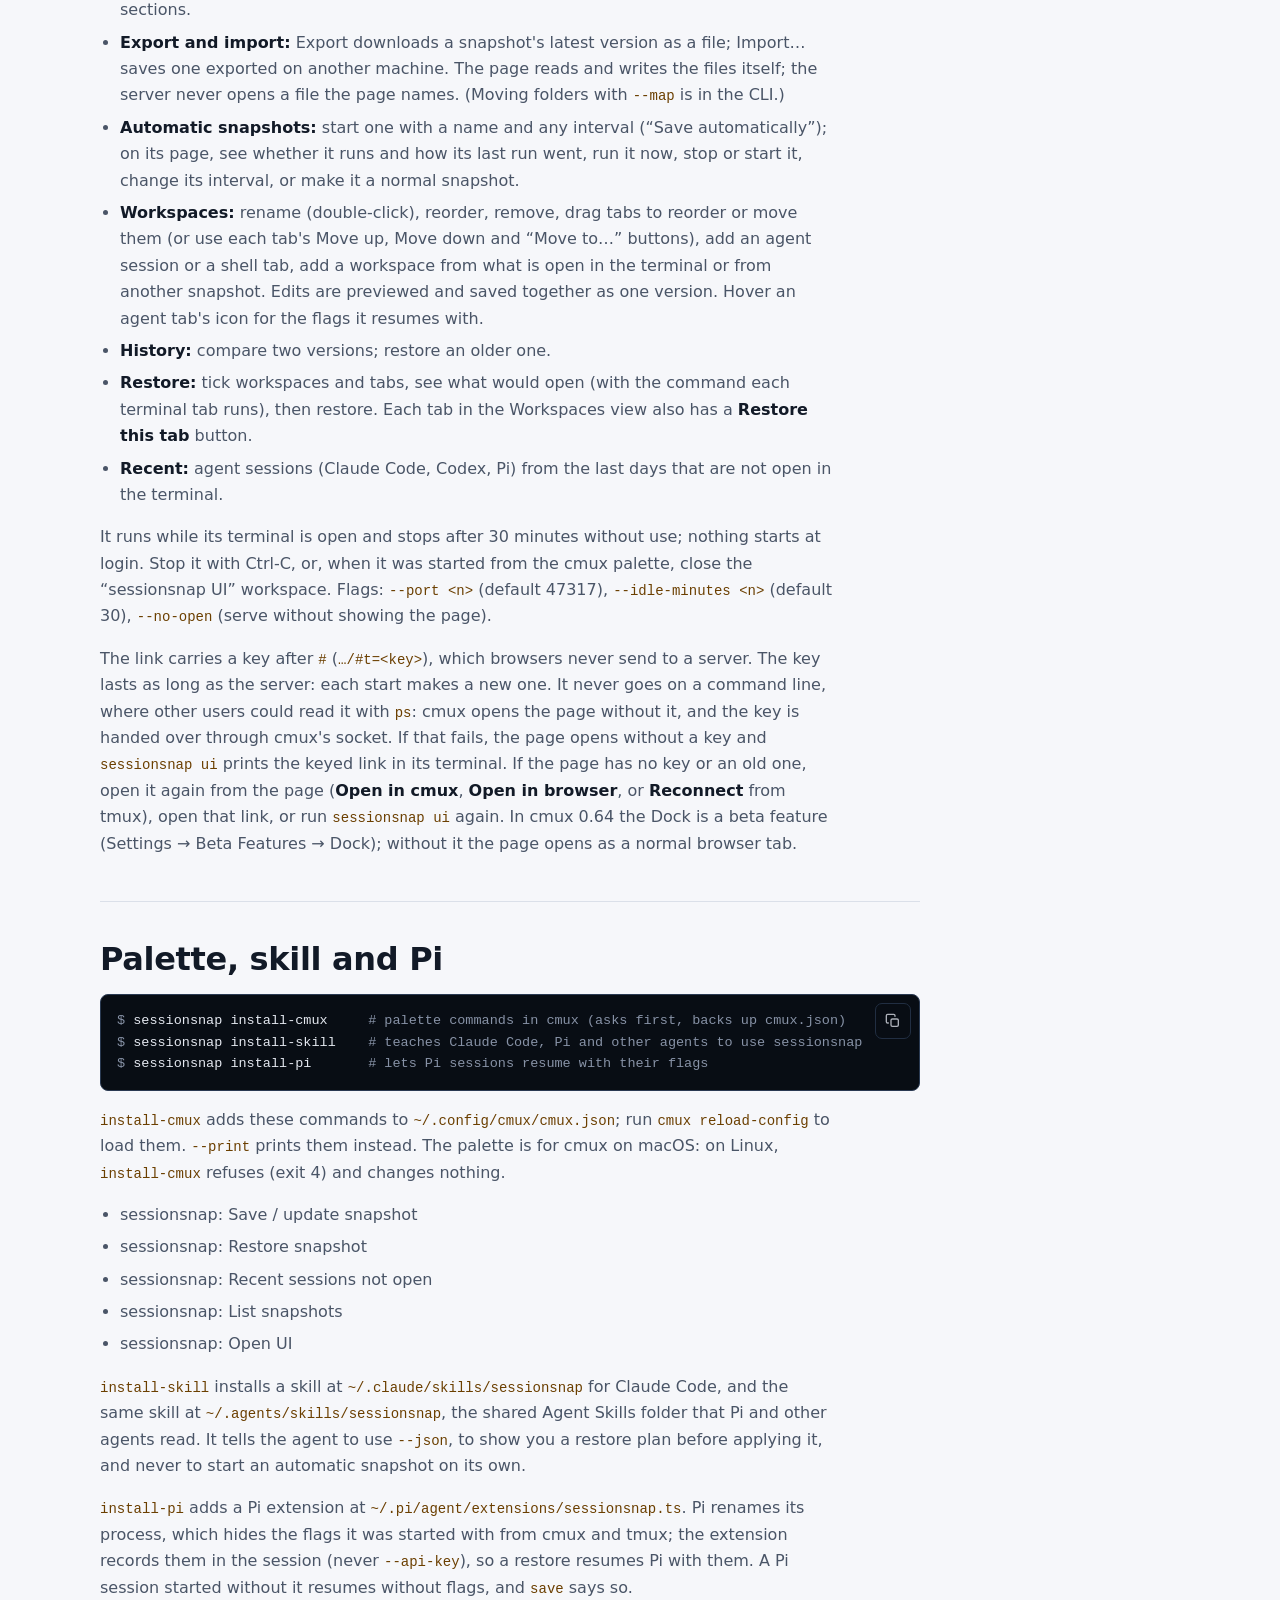
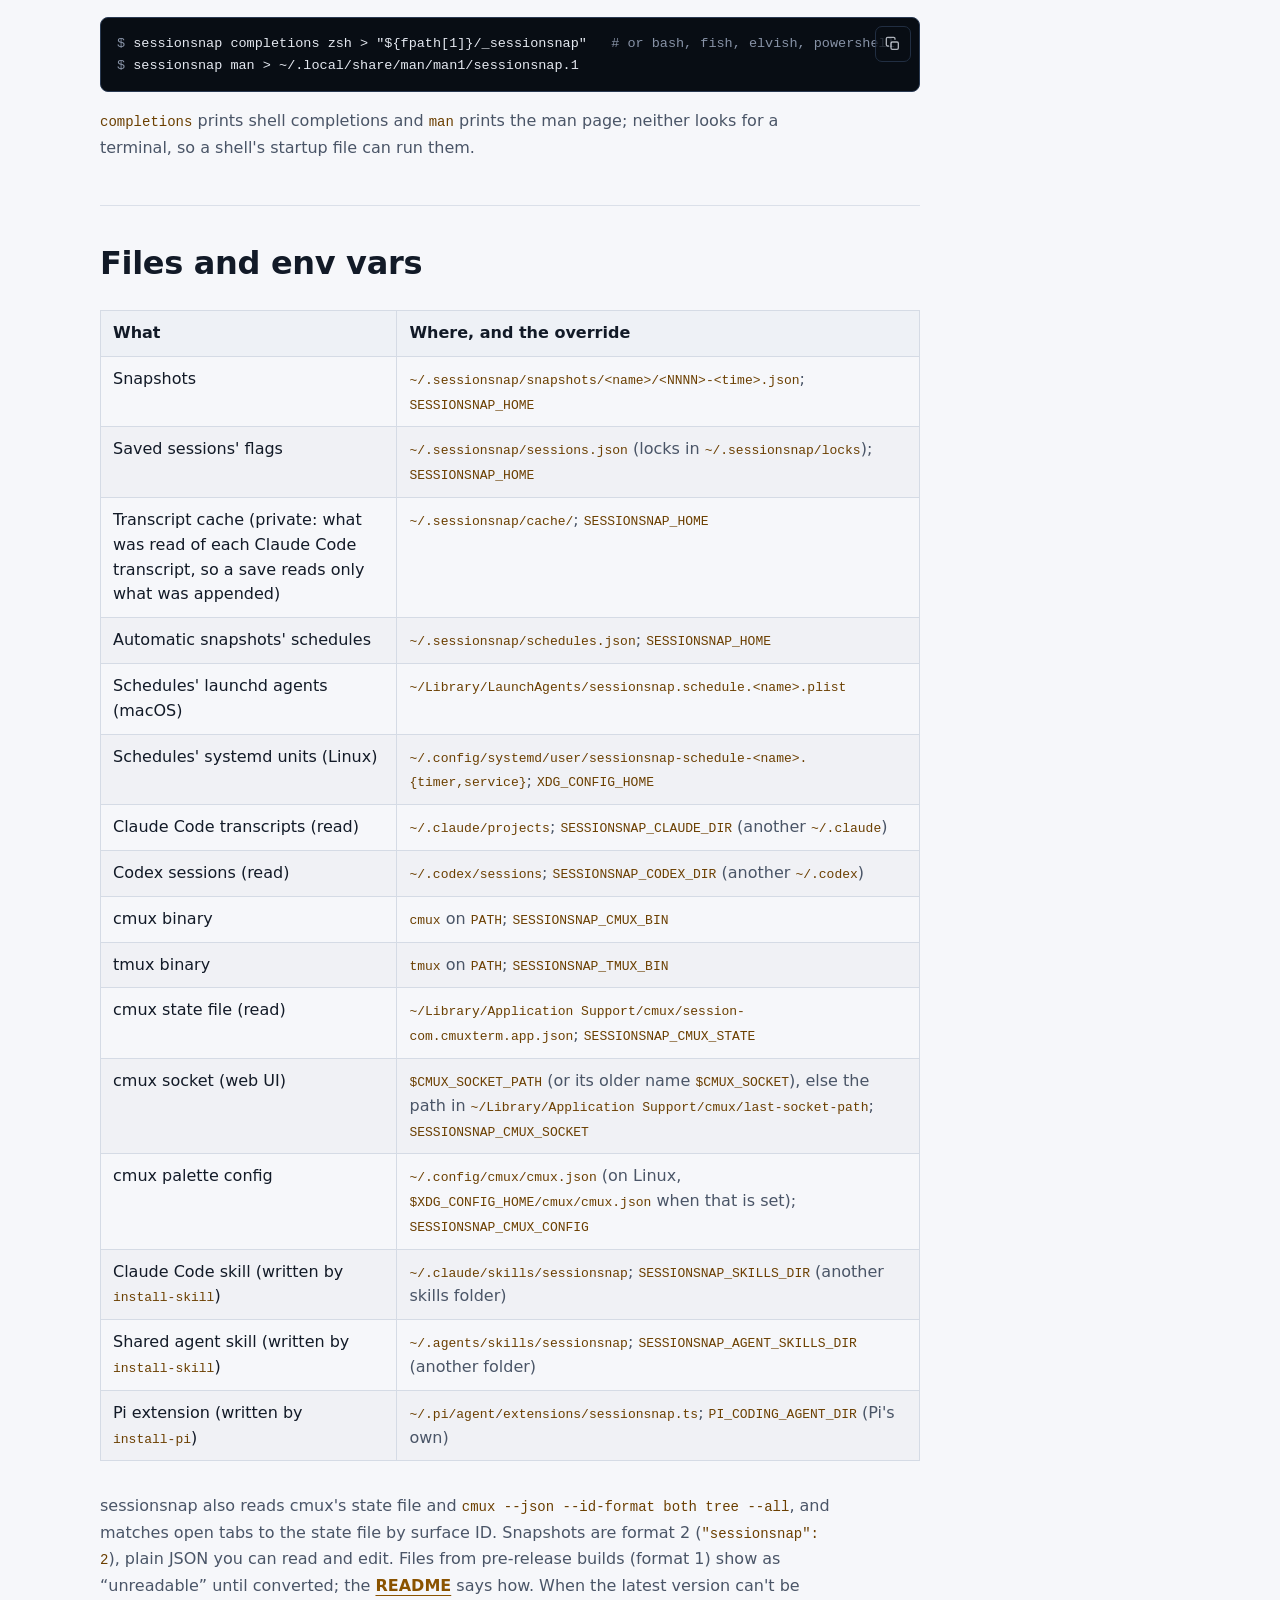
<file: site/docs.html>
<!doctype html>
<html lang="en">
  <head>
    <meta charset="utf-8" />
    <meta name="viewport" content="width=device-width, initial-scale=1" />
    <title>sessionsnap Docs: Install, Commands and JSON Reference</title>
    <meta
      name="description"
      content="Install sessionsnap and use every command: save, show, diff, edit and restore cmux and tmux snapshots, JSON output and exit codes, the web UI, files, security and updating."
    />
    <meta property="og:title" content="sessionsnap Docs: Install, Commands and JSON Reference" />
    <meta
      property="og:description"
      content="Install sessionsnap and use every command: save, show, diff, edit and restore cmux and tmux snapshots, JSON output and exit codes, the web UI, files, security and updating."
    />
    <meta property="og:type" content="website" />
    <meta property="og:image" content="https://sessionsnap.pawanpaudel.com.np/og.png" />
    <meta name="twitter:card" content="summary_large_image" />
    <meta property="og:url" content="https://sessionsnap.pawanpaudel.com.np/docs" />
    <link rel="canonical" href="https://sessionsnap.pawanpaudel.com.np/docs" />
    <meta name="twitter:title" content="sessionsnap Docs: Install, Commands and JSON Reference" />
    <meta name="twitter:description" content="Install sessionsnap and use every command: save, show, diff, edit and restore cmux and tmux snapshots, JSON output and exit codes, the web UI, files, security and updating." />
    <meta name="twitter:image" content="https://sessionsnap.pawanpaudel.com.np/og.png" />
    <meta property="og:image:alt" content="sessionsnap — save and resume your coding-agent sessions in cmux and tmux" />
    <meta name="theme-color" content="#0d1520" media="(prefers-color-scheme: dark)" />
    <meta name="theme-color" content="#f6f7fa" media="(prefers-color-scheme: light)" />
    <link rel="icon" href="favicon.svg" type="image/svg+xml" />
    <link rel="apple-touch-icon" href="apple-touch-icon.png" />
    <link rel="stylesheet" href="styles.css" />
    <script type="application/ld+json">
    {
      "@context": "https://schema.org",
      "@type": "BreadcrumbList",
      "itemListElement": [
        {
          "@type": "ListItem",
          "position": 1,
          "name": "Home",
          "item": "https://sessionsnap.pawanpaudel.com.np/"
        },
        {
          "@type": "ListItem",
          "position": 2,
          "name": "Documentation",
          "item": "https://sessionsnap.pawanpaudel.com.np/docs"
        }
      ]
    }
    </script>
  </head>
  <body>
    <a class="skip-link" href="#main">Skip to content</a>
    <header class="shell">
      <nav class="nav" aria-label="Main navigation">
        <a class="brand" href="/">
          <img src="favicon.svg" width="36" height="36" alt="" decoding="async" />
          <span>sessionsnap</span>
          <span class="version" translate="no">v0.2.1</span>
        </a>
        <div class="nav-links">
          <a href="/#install">Install</a>
          <a href="/#how">How it works</a>
          <a href="/#agents">Agents</a>
          <a href="/docs" aria-current="page">Docs</a>
          <a class="nav-github" href="https://github.com/pawanpaudel93/sessionsnap">GitHub</a>
        </div>
      </nav>
    </header>

    <main id="main">
      <section class="shell hero compact">
        <div class="hero-inner">
          <p class="eyebrow"><a href="/">Home</a> / Documentation</p>
          <h1>sessionsnap documentation</h1>
          <p class="hero-copy">
            Everything <code translate="no">sessionsnap</code> does, from the installer to each command,
            its JSON output and the files it keeps. Every command also has
            <code translate="no">--help</code>.
          </p>
        </div>
      </section>

      <div class="shell doc-layout">
        <aside class="doc-nav" aria-label="Documentation sections">
          <strong>On this page</strong>
          <div class="doc-nav-links">
            <a href="#install">Install</a>
            <a href="#quick-start">Quick start</a>
            <a href="#snapshots">Snapshots</a>
            <a href="#automatic">Automatic snapshots</a>
            <a href="#tmux">tmux</a>
            <a href="#editing">Editing</a>
            <a href="#restoring">Restoring</a>
            <a href="#sessions">Sessions and agents</a>
            <a href="#json">JSON and exit codes</a>
            <a href="#web-ui">Web UI</a>
            <a href="#palette">Palette, skill and Pi</a>
            <a href="#files">Files and env vars</a>
            <a href="#security">Security</a>
            <a href="#updating">Updating</a>
            <a href="#uninstall">Uninstall</a>
          </div>
        </aside>

        <article class="doc-main">
          <section class="doc-section" id="install">
            <h2>Install</h2>
            <p>
              You need macOS with <a href="https://cmux.com">cmux</a> 0.64 or newer, or tmux on macOS
              or Linux (see <a href="#tmux">tmux</a>), and the agents you want to restore on your
              <code translate="no">PATH</code>.
            </p>
            <div class="callout">
              <p>
                <strong>On Linux</strong>, sessionsnap saves and restores tmux sessions. cmux on Linux
                is a different app with a different command line, not supported yet. On macOS,
                sessionsnap is verified with cmux 0.64.22 and 0.65.2.
              </p>
            </div>
            <p>One command installs the latest release:</p>
            <div class="code-panel">
              <pre><code translate="no"><span class="prompt">$ </span>curl -fsSL https://sessionsnap.pawanpaudel.com.np/install.sh | sh</code></pre>
            </div>
            <p>The installer:</p>
            <ol>
              <li>Picks the build for your system: one universal binary for macOS (Apple Silicon and Intel), or a static binary for Linux x86_64 or arm64. It needs <code translate="no">curl</code>, <code translate="no">tar</code>, and <code translate="no">shasum</code> or <code translate="no">sha256sum</code>.</li>
              <li>Finds the latest release on GitHub, or uses <code translate="no">SESSIONSNAP_VERSION</code>.</li>
              <li>Downloads the archive and its <code translate="no">.sha256</code> file, and stops if the checksum does not match. Both come from the same release, so this catches a corrupted download, not a replaced release.</li>
              <li>Installs <code translate="no">sessionsnap</code> into <code translate="no">~/.local/bin</code> (copy, then rename, so a running sessionsnap keeps its old file). Running it again upgrades in place.</li>
              <li>Adds that folder to <code translate="no">PATH</code> in your shell's startup file (<code translate="no">.zshrc</code>, <code translate="no">.bash_profile</code> on macOS or <code translate="no">.bashrc</code> on Linux, fish's <code translate="no">config.fish</code>, else <code translate="no">.profile</code>) if it is not there yet.</li>
              <li>On macOS, if <code translate="no">cmux</code> is on your <code translate="no">PATH</code> and a terminal is attached, runs <code translate="no">sessionsnap install-cmux</code>, which asks before adding the palette commands; otherwise it says how to run that later. The palette is macOS-only, so on Linux this step is skipped.</li>
              <li>Prints the installed version and the next steps.</li>
            </ol>
            <div class="table-wrap">
              <table class="data-table stack">
                <thead>
                  <tr><th scope="col">Variable</th><th scope="col">Effect</th></tr>
                </thead>
                <tbody>
                  <tr><td><code translate="no">SESSIONSNAP_VERSION</code></td><td>Install this version (for example <code translate="no">0.1.0</code>) instead of the latest.</td></tr>
                  <tr><td><code translate="no">SESSIONSNAP_INSTALL_DIR</code></td><td>Install into this folder instead of <code translate="no">~/.local/bin</code> (it is created if missing). It must be an absolute path (a leading <code translate="no">~</code> is expanded) without quotes, <code translate="no">$</code>, backquotes, backslashes or control characters.</td></tr>
                  <tr><td><code translate="no">SESSIONSNAP_NO_CMUX=1</code></td><td>Skip the cmux palette step (macOS); the installer only says how to run it later.</td></tr>
                </tbody>
              </table>
            </div>
            <div class="code-panel">
              <pre><code translate="no"><span class="prompt">$ </span>curl -fsSL https://sessionsnap.pawanpaudel.com.np/install.sh | SESSIONSNAP_NO_CMUX=1 sh</code></pre>
            </div>
            <h3>Manual download</h3>
            <p>
              Each <a href="https://github.com/pawanpaudel93/sessionsnap/releases">release</a> has one
              archive per platform, each with a <code translate="no">.sha256</code> file next to it. The
              archive holds the <code translate="no">sessionsnap</code> binary.
            </p>
            <ul>
              <li><code translate="no">sessionsnap-X.Y.Z-universal-apple-darwin.tar.gz</code> (macOS, Apple Silicon and Intel)</li>
              <li><code translate="no">sessionsnap-X.Y.Z-x86_64-unknown-linux-musl.tar.gz</code> (Linux x86_64)</li>
              <li><code translate="no">sessionsnap-X.Y.Z-aarch64-unknown-linux-musl.tar.gz</code> (Linux ARM64)</li>
            </ul>
            <h3>From source</h3>
            <p>With Rust 1.96 or newer:</p>
            <div class="code-panel">
              <pre><code translate="no"><span class="prompt">$ </span>cargo install --git https://github.com/pawanpaudel93/sessionsnap</code></pre>
            </div>
          </section>

          <section class="doc-section" id="quick-start">
            <h2>Quick start</h2>
            <div class="code-panel">
              <pre><code translate="no"><span class="prompt">$ </span>sessionsnap save work                 <span class="comment"># snapshot everything open (new version if "work" exists)</span>
<span class="prompt">$ </span>sessionsnap show work                 <span class="comment"># workspaces and tabs</span>
<span class="prompt">$ </span>sessionsnap restore work --plan       <span class="comment"># what would be reopened</span>
<span class="prompt">$ </span>sessionsnap restore work              <span class="comment"># plan, confirm, reopen what is missing</span>
<span class="prompt">$ </span>sessionsnap recent                    <span class="comment"># agent sessions from the last 24h not open in the terminal</span>
<span class="prompt">$ </span>sessionsnap ui                        <span class="comment"># the web UI (cmux Dock, or the browser from tmux)</span></code></pre>
            </div>
            <p>
              Every command takes <code translate="no">--json</code> (machine-readable output, never
              prompts) and <code translate="no">-y</code>/<code translate="no">--yes</code> (answer yes to
              confirmations). Snapshot names use letters, digits, <code translate="no">.</code>,
              <code translate="no">_</code> and <code translate="no">-</code>. A version is written
              <code translate="no">&lt;name&gt;@&lt;v&gt;</code>, for example <code translate="no">work@3</code>;
              without <code translate="no">@</code> it means the latest.
            </p>
            <p>Example output:</p>
            <div class="code-panel" data-nocopy>
              <pre><code translate="no"><span class="prompt">$ </span>sessionsnap save work
Saved work v3: 9 workspaces, 29 tabs (+2 tabs, 1 tab moved)
<span class="prompt">$ </span>sessionsnap restore work --plan
+ create workspace Cascadia (3 tabs)
    + Fix login redirect
    + Review payments PR
    + dev server (runs: npm run dev)
~ add to api:
    + Migrate billing tables
= 25 tabs already open or skipped
To apply: sessionsnap apply p20261012094107123</code></pre>
            </div>
          </section>

          <section class="doc-section" id="snapshots">
            <h2>Snapshots</h2>
            <div class="table-wrap">
              <table class="data-table stack">
                <thead>
                  <tr><th scope="col">Command</th><th scope="col">Description</th></tr>
                </thead>
                <tbody>
                  <tr>
                    <td><code translate="no">sessionsnap save [name]</code></td>
                    <td>
                      Save what is open in the terminal as a new version of a snapshot. If nothing changed it
                      writes nothing and exits 3.
                      <code translate="no">-w, --workspace &lt;ws&gt;</code> (repeatable): only capture
                      these open workspaces; the rest of the snapshot is kept.
                      <code translate="no">--from &lt;name&gt;[@v]</code>: copy another snapshot version
                      instead of capturing. <code translate="no">-m, --message</code>: the version message
                      (default: a summary of changes, such as <code translate="no">+2 tabs, 1 tab moved</code>).
                      <code translate="no">--pick</code>: choose or name the snapshot interactively.
                    </td>
                  </tr>
                  <tr><td><code translate="no">sessionsnap list [--cwd &lt;dir&gt;]</code></td><td>List snapshots with their latest version, workspace and tab counts, time, message and workspace names: the ones you saved under Manual, then the automatic ones under Automatic. With <code translate="no">--json</code> each row also has its <code translate="no">folders</code> and <code translate="no">agents</code>. <code translate="no">--cwd &lt;dir&gt;</code> (<code translate="no">.</code> for this one) keeps only the snapshots with a workspace or tab in that folder or below.</td></tr>
                  <tr><td><code translate="no">sessionsnap open</code></td><td>List the workspaces and tabs open in the terminal now.</td></tr>
                  <tr><td><code translate="no">sessionsnap show &lt;name&gt;[@v]</code></td><td>Show a snapshot's workspaces and tabs: each tab's position, kind (<code translate="no">shell</code> or the agent, such as <code translate="no">claude</code>) and title.</td></tr>
                  <tr><td><code translate="no">sessionsnap history &lt;name&gt;</code></td><td>List a snapshot's versions.</td></tr>
                  <tr><td><code translate="no">sessionsnap diff &lt;name&gt;@a &lt;name&gt;@b</code></td><td>Compare two versions: workspaces and tabs added (<code translate="no">+</code>), removed (<code translate="no">-</code>), moved (<code translate="no">→</code>) and renamed (<code translate="no">~</code>); a renamed workspace prints <code translate="no">~ workspace A → B</code>, and one whose folder, branch, color or pinning changed <code translate="no">~ workspace X: folder, branch</code>. With <code translate="no">--json</code>, each change has a <code translate="no">change</code> kind: <code translate="no">workspace-added</code>, <code translate="no">workspace-removed</code>, <code translate="no">workspace-renamed</code>, <code translate="no">workspace-changed</code> (its <code translate="no">what</code> lists <code translate="no">folder</code>, <code translate="no">branch</code>, <code translate="no">color</code>, <code translate="no">pinned</code>), <code translate="no">tab-added</code>, <code translate="no">tab-removed</code>, <code translate="no">tab-moved</code>, <code translate="no">tab-renamed</code>.</td></tr>
                  <tr><td><code translate="no">sessionsnap prune &lt;name&gt; --keep &lt;n&gt;</code></td><td>Delete all but the newest <code translate="no">n</code> versions. Asks first.</td></tr>
                  <tr><td><code translate="no">sessionsnap delete &lt;name&gt;</code></td><td>Delete a snapshot and all its versions, and its schedule if it has one. Asks first.</td></tr>
                  <tr><td><code translate="no">sessionsnap rename &lt;old&gt; &lt;new&gt;</code></td><td>Rename a snapshot; an automatic one keeps its schedule.</td></tr>
                  <tr><td><code translate="no">sessionsnap export &lt;name&gt;[@v] [-o &lt;file&gt;]</code></td><td>Write a version as one JSON file (stdout without <code translate="no">-o</code>; an existing file is never overwritten), for another machine. Only the snapshot: never an agent's history of a session, so resuming an agent tab there needs that session there too.</td></tr>
                  <tr><td><code translate="no">sessionsnap import &lt;file&gt; [--as &lt;name&gt;] [--map &lt;old&gt;=&lt;new&gt;]…</code></td><td>Save an exported version (<code translate="no">-</code> reads stdin) as the next version of a snapshot, its folders under <em>old</em> moved to <em>new</em>. It is checked like any version file when restored; <code translate="no">restore --plan</code> shows each terminal tab's command, so read it before restoring a file from someone else.</td></tr>
                </tbody>
              </table>
            </div>
          </section>

          <section class="doc-section" id="automatic">
            <h2>Automatic snapshots</h2>
            <p>
              An automatic snapshot is saved every interval (by launchd on macOS, a systemd user timer on
              Linux; on a machine nobody stays logged in to, run <code translate="no">loginctl enable-linger</code>
              once), from the terminal
              it was added in (cmux or tmux), even when sessionsnap is not running. Like any save, a
              run with no changes writes nothing, so its history holds one version per change. Runs
              are skipped while that terminal is not running or shows no workspaces, and so is a run from the other
              terminal (<code translate="no">schedule run</code> by hand inside it). cmux, in its default
              socket mode, only answers programs started inside it, so a scheduled run (started by launchd)
              saves from the state cmux writes every few seconds, and says so. Automatic snapshots are listed apart
              from the ones you save, and only their schedule saves to them; to keep a version for
              good, copy it out with <code translate="no">sessionsnap save &lt;name&gt; --from &lt;auto&gt;@&lt;v&gt;</code>.
              Intervals are a number and a unit: <code translate="no">30m</code>, <code translate="no">2h</code>,
              <code translate="no">1d</code> (at least <code translate="no">1m</code>). A new automatic snapshot keeps
              the newest 50 versions, deleting older ones after each save; <code translate="no">--keep N</code>
              changes that, <code translate="no">--keep 0</code> keeps every version, and one added before
              <code translate="no">--keep</code> existed keeps every version. Lowering
              <code translate="no">--keep</code> below the versions it holds asks first.
              A schedule runs with the <code translate="no">PATH</code>, <code translate="no">TMUX_TMPDIR</code>
              and <code translate="no">SESSIONSNAP_*</code> variables of the shell that last added, edited
              or started it: after moving tools off that <code translate="no">PATH</code>, run
              <code translate="no">schedule edit</code> from a shell with the new one, or remove the
              schedule and add it again.
            </p>
            <div class="table-wrap">
              <table class="data-table stack">
                <thead>
                  <tr><th scope="col">Command</th><th scope="col">Description</th></tr>
                </thead>
                <tbody>
                  <tr><td><code translate="no">sessionsnap schedule add &lt;name&gt; --interval &lt;30m&gt;</code></td><td>Start a new automatic snapshot and save it once now. Several can run, each with its own interval.</td></tr>
                  <tr><td><code translate="no">sessionsnap schedule list</code></td><td>Each automatic snapshot: interval, running or stopped, latest version and how its last run went. Alias: <code translate="no">ls</code>.</td></tr>
                  <tr><td><code translate="no">sessionsnap schedule edit &lt;name&gt; --interval &lt;2h&gt;</code></td><td>Change how often it is saved.</td></tr>
                  <tr><td><code translate="no">sessionsnap schedule edit &lt;name&gt; --keep &lt;200&gt;</code></td><td>Change how many versions it keeps (default 50; 0 keeps all).</td></tr>
                  <tr><td><code translate="no">sessionsnap schedule stop &lt;name&gt;</code></td><td>Pause it: no saves until it is started again.</td></tr>
                  <tr><td><code translate="no">sessionsnap schedule start &lt;name&gt;</code></td><td>Resume a stopped one.</td></tr>
                  <tr><td><code translate="no">sessionsnap schedule run &lt;name&gt;</code></td><td>Save it now, as its schedule does (exits 3 when nothing changed or the run was skipped).</td></tr>
                  <tr><td><code translate="no">sessionsnap schedule remove &lt;name&gt;</code></td><td>Make it a normal snapshot: no more saves, its versions are kept. Alias: <code translate="no">rm</code>.</td></tr>
                </tbody>
              </table>
            </div>
          </section>

          <section class="doc-section" id="tmux">
            <h2>tmux</h2>
            <p>
              sessionsnap works out which terminal it runs in: inside tmux it uses tmux (even tmux in
              a cmux tab), inside cmux it uses cmux, and from anywhere else the one that is running:
              cmux, else a tmux with sessions. <code translate="no">--terminal tmux</code> or
              <code translate="no">--terminal cmux</code> picks one. Each tmux session is a workspace and
              each pane a tab. A window split into panes is saved with its layout: restoring the whole
              session splits it again the same way, while tabs added to a session that is still open each
              get a window of their own. A restore types the agent's resume command into its tab's
              shell; a name tmux can't hold
              (<code translate="no">.</code> or <code translate="no">:</code>) is kept in the session
              option <code translate="no">@sessionsnap_name</code>, and a name another session has gets
              a number (<code translate="no">work-2</code>). With no tmux server running,
              <code translate="no">save</code> writes nothing and exits 3.
            </p>
            <p>
              tmux doesn't say which agent runs in a pane, so sessionsnap looks under the pane's shell
              for an agent's process and reads its arguments exactly. The session is the one they name
              (<code translate="no">--resume &lt;id&gt;</code>, <code translate="no">codex resume &lt;id&gt;</code>);
              else, for Claude Code, Codex and Pi, the one session in that folder changed since the agent
              started, or the newest when the others stopped before it began (<code translate="no">/clear</code>
              starts a new session). Nothing is guessed: when several sessions there changed at the same
              time (one may be another terminal's), or several panes run the same agent in one folder with no ID in
              their command, those panes are saved as plain tabs, and <code translate="no">save</code>
              says so. Each version records the terminal it came from,
              and an automatic snapshot keeps saving from the terminal it was added in. The palette is
              cmux's; the web UI works with both (see <a href="#web-ui">Web UI</a>).
            </p>
          </section>

          <section class="doc-section" id="editing">
            <h2>Editing</h2>
            <p>
              Edits change a saved snapshot, not the terminal, and each one is a new version. A tab is
              <code translate="no">&lt;workspace&gt;#&lt;position&gt;</code> (1-based) or
              <code translate="no">&lt;workspace&gt;:"&lt;part of the title&gt;"</code>; a workspace is its
              name or a unique part of it.
            </p>
            <div class="table-wrap">
              <table class="data-table stack">
                <thead>
                  <tr><th scope="col">Command</th><th scope="col">Description</th></tr>
                </thead>
                <tbody>
                  <tr>
                    <td><code translate="no">sessionsnap ws &lt;name&gt; [ws]</code></td>
                    <td>
                      Edit a workspace: <code translate="no">--rename &lt;new&gt;</code>,
                      <code translate="no">--color &lt;color&gt;</code>, <code translate="no">--index &lt;n&gt;</code>
                      (new position, 1-based), <code translate="no">--remove</code>,
                      <code translate="no">--add-live &lt;ws&gt;</code> (add a workspace from what is open in
                      the terminal now), <code translate="no">--from &lt;name&gt;[@v]:&lt;workspace&gt;</code> (copy a
                      workspace from another snapshot), <code translate="no">-m, --message</code>.
                    </td>
                  </tr>
                  <tr>
                    <td><code translate="no">sessionsnap tab &lt;name&gt; &lt;target&gt;</code></td>
                    <td>
                      Edit a tab: <code translate="no">--rename</code>, <code translate="no">--index &lt;n&gt;</code>,
                      <code translate="no">--move &lt;ws&gt;</code>, <code translate="no">--remove</code>,
                      <code translate="no">--cwd &lt;dir&gt;</code>, <code translate="no">--session &lt;id&gt;</code>
                      (point it at another agent session). With a workspace as the target:
                      <code translate="no">--add-session &lt;id&gt;</code> adds an agent tab, and
                      <code translate="no">--add-terminal --cwd &lt;dir&gt;</code> adds a terminal tab
                      (<code translate="no">--command</code>, <code translate="no">--title</code> optional).
                      <code translate="no">--agent &lt;kind&gt;</code> names the agent of a session when no
                      history has the ID, or several do.
                    </td>
                  </tr>
                  <tr>
                    <td><code translate="no">sessionsnap edit &lt;name&gt; --batch &lt;file|-&gt;</code></td>
                    <td>Apply a JSON array of edit operations as one version (<code translate="no">-</code> reads stdin). <code translate="no">--dry-run</code> shows the result without saving, with the <code translate="no">baseVersion</code> it applied to; <code translate="no">--base &lt;v&gt;</code> saves only if the latest version is still <code translate="no">v</code> (else exit 6).</td>
                  </tr>
                </tbody>
              </table>
            </div>
            <div class="code-panel">
              <pre><code translate="no"><span class="prompt">$ </span>sessionsnap tab work Cascadia#4 --move "Cascadia Community"
<span class="prompt">$ </span>sessionsnap tab work Cascadia --add-session &lt;session-id&gt;
<span class="prompt">$ </span>sessionsnap tab work Cascadia --add-session &lt;id&gt; --agent opencode
<span class="prompt">$ </span>echo '[{"op":"tab-move","tab":"Alpha#2","to":"Beta"}]' | sessionsnap edit work --batch -</code></pre>
            </div>
            <p>
              Batch operations: <code translate="no">ws-rename {ws,to}</code>,
              <code translate="no">ws-color {ws,color}</code>, <code translate="no">ws-index {ws,index}</code>,
              <code translate="no">ws-remove {ws}</code>, <code translate="no">ws-add-live {ws}</code>,
              <code translate="no">ws-from {from,ws}</code>, <code translate="no">tab-remove {tab}</code>,
              <code translate="no">tab-rename {tab,to}</code>, <code translate="no">tab-index {tab,index}</code>,
              <code translate="no">tab-move {tab,to}</code>,
              <code translate="no">tab-add-session {ws,sessionId,agent?,title?}</code>,
              <code translate="no">tab-add-terminal {ws,cwd,command?,title?}</code>,
              <code translate="no">tab-set-cwd {tab,cwd}</code>,
              <code translate="no">tab-set-session {tab,sessionId,agent?}</code>.
            </p>
          </section>

          <section class="doc-section" id="restoring">
            <h2>Restoring</h2>
            <p>
              A restore compares the snapshot with what is open in the terminal and makes a plan: workspaces to
              create, and tabs to add to workspaces that are already open. Tabs that are already open
              are skipped. You see the plan before anything opens. A tab whose folder is gone (a removed
              git worktree, a moved project) opens as a plain shell in your home folder, with a warning,
              rather than resuming its agent somewhere else. A plan applies once: a second
              <code translate="no">apply</code> of it, even at the same moment, opens nothing.
            </p>
            <div class="table-wrap">
              <table class="data-table stack">
                <thead>
                  <tr><th scope="col">Command</th><th scope="col">Description</th></tr>
                </thead>
                <tbody>
                  <tr>
                    <td><code translate="no">sessionsnap restore [name][@v]</code></td>
                    <td>
                      Make the plan, ask, then reopen what is missing; with no name, the most recently
                      saved snapshot (after a reboot, the one to bring back). <code translate="no">--plan</code>
                      (alias <code translate="no">--dry-run</code>): only make and print the plan.
                      <code translate="no">-w, --workspace &lt;ws&gt;</code> and
                      <code translate="no">--tab &lt;ws&gt;#&lt;n&gt;</code> (both repeatable): only these. A tab
                      named with <code translate="no">--tab</code> is added to its workspace if that is open,
                      even a shell tab (a full restore adds only missing agent tabs to open workspaces).
                      <code translate="no">--pick</code>: choose the snapshot interactively.
                    </td>
                  </tr>
                  <tr><td><code translate="no">sessionsnap apply &lt;plan-id&gt;</code></td><td>Apply a plan made by <code translate="no">restore</code> or <code translate="no">recent</code>. If the terminal changed since the plan was made it refuses with exit 6; make a new plan.</td></tr>
                </tbody>
              </table>
            </div>
            <h3>How flags are restored</h3>
            <p>
              A restored agent tab runs the agent's resume command with the flags it was started with,
              from cmux's record. Only the flags on the agent's allow-list are saved and passed again;
              every other flag the agent's command line knows is left out when you save, and
              <code translate="no">save</code> names the flags it left out (never their values). A
              flag sessionsnap doesn't know at all (not in <code translate="no">claude --help</code>
              or <code translate="no">codex --help</code> as of Claude Code 2.1.317 and Codex 0.166.0)
              leaves out the session, since what follows it can't be read for certain. Short flags may
              be grouped (<code translate="no">-vs read-only</code>) as the agents allow. A Codex
              <code translate="no">-c</code> key on neither list below also leaves out the session,
              since it may limit Codex; only <code translate="no">model_*</code>, <code translate="no">hide_agent_reasoning</code>,
              <code translate="no">show_raw_agent_reasoning</code>, <code translate="no">file_opener</code>,
              <code translate="no">tui.*</code>, <code translate="no">shell_environment_policy.set.*</code>
              (environment variables) and <code translate="no">model_providers.*</code> (a provider's
              definition, which may hold its token or headers) are left out with just a note, never
              saved; the note says the provider's settings were not saved. Claude Code flags
              missing from <code translate="no">claude --help</code> (hidden flags, and the teammate
              flags cmux passes to Claude Code teams) leave out the session, so teammate tabs are not
              restored.
            </p>
            <div class="table-wrap">
              <table class="data-table stack">
                <thead>
                  <tr><th scope="col">Agent</th><th scope="col">Flags kept</th><th scope="col">Restricting (also kept, fail closed)</th></tr>
                </thead>
                <tbody>
                  <tr><td>Claude Code</td><td><code translate="no">--model</code>, <code translate="no">--fallback-model</code>, <code translate="no">--effort</code>, <code translate="no">--betas</code>, <code translate="no">--allowedTools</code>, <code translate="no">--allowed-tools</code>; <code translate="no">--add-dir</code>, <code translate="no">--mcp-config</code>, <code translate="no">--append-system-prompt-file</code>, <code translate="no">--system-prompt-file</code> (paths only); <code translate="no">--dangerously-skip-permissions</code>, <code translate="no">--allow-dangerously-skip-permissions</code>, <code translate="no">--ide</code>, <code translate="no">--verbose</code>, <code translate="no">--chrome</code>, <code translate="no">--no-chrome</code></td><td><code translate="no">--permission-mode</code>, <code translate="no">--agent</code>, <code translate="no">--setting-sources</code>, <code translate="no">--max-budget-usd</code>, <code translate="no">--disallowedTools</code>, <code translate="no">--disallowed-tools</code>, <code translate="no">--tools</code>; <code translate="no">--settings</code>, <code translate="no">--agents</code>, <code translate="no">--plugin-dir</code> (paths only: inline JSON leaves out the session); <code translate="no">--strict-mcp-config</code>, <code translate="no">--restricted</code>, <code translate="no">--safe-mode</code>, <code translate="no">--disable-slash-commands</code>, <code translate="no">--bare</code></td></tr>
                  <tr><td>Codex</td><td><code translate="no">--model</code>, <code translate="no">-m</code>, <code translate="no">--cd</code>, <code translate="no">-C</code>, <code translate="no">--add-dir</code>, <code translate="no">--dangerously-bypass-approvals-and-sandbox</code>, <code translate="no">--search</code>, <code translate="no">--oss</code>; <code translate="no">-c</code> for <code translate="no">model</code>, <code translate="no">model_provider</code>, <code translate="no">model_reasoning_effort</code>, <code translate="no">model_reasoning_summary</code>, <code translate="no">model_verbosity</code></td><td><code translate="no">--sandbox</code>, <code translate="no">-s</code>, <code translate="no">--ask-for-approval</code>, <code translate="no">-a</code>, <code translate="no">--profile</code>, <code translate="no">-p</code>, <code translate="no">--enable</code>, <code translate="no">--disable</code>, <code translate="no">--approve-for-me</code>; <code translate="no">-c</code> for <code translate="no">approval_policy</code>, <code translate="no">sandbox_mode</code>, <code translate="no">profile</code>, <code translate="no">sandbox_workspace_write.*</code>, <code translate="no">features.*</code>, <code translate="no">shell_environment_policy.inherit</code>, <code translate="no">shell_environment_policy.exclude</code>, <code translate="no">shell_environment_policy.include_only</code>, <code translate="no">shell_environment_policy.ignore_default_excludes</code></td></tr>
                  <tr><td>Every other agent</td><td>none: a session started with any flag is left out</td><td>every flag</td></tr>
                </tbody>
              </table>
            </div>
            <p>
              Both <code translate="no">--flag value</code> and <code translate="no">--flag=value</code>
              work. A kept flag's values are checked too:
            </p>
            <ul>
              <li>a name or mode must be one word of letters, digits and <code translate="no">-_.:/@,</code>, at most 100 characters;</li>
              <li>a path flag must hold a path: inline JSON (a value starting with <code translate="no">{</code> or <code translate="no">[</code>) is left out;</li>
              <li>no value may hold a credential in a format that can be told for certain: a token with a known prefix (<code translate="no">sk-ant-</code>, <code translate="no">sk-proj-</code>, <code translate="no">sk-svcacct-</code>, <code translate="no">sk-admin-</code>, <code translate="no">sk_live_</code>, <code translate="no">rk_live_</code>, <code translate="no">hf_</code>, <code translate="no">npm_</code>, <code translate="no">xapp-</code>, <code translate="no">ghp_</code>, <code translate="no">gho_</code>, <code translate="no">ghu_</code>, <code translate="no">ghs_</code>, <code translate="no">ghr_</code>, <code translate="no">github_pat_</code>, <code translate="no">xox…-</code>, <code translate="no">glpat-</code>, AWS <code translate="no">AKIA</code>/<code translate="no">ASIA</code> plus 16, Google <code translate="no">AIza</code> plus 35), a JWT, a URL with a password (<code translate="no">scheme://user:pass@host</code>), a <code translate="no">Bearer</code> token, an <code translate="no">Authorization:</code>, <code translate="no">X-Api-Key:</code> or <code translate="no">Api-Key:</code> header value. A password typed inside a permission rule or other free text (such as <code translate="no">curl -u user:password</code>) is not detected; recognised are token formats, auth headers and URLs with a password.</li>
            </ul>
            <p>
              A value that fails is left out; a flag left with no value goes too, with a note. A flag
              that limits the agent (the restricting column) is never lost quietly: if it, or any of
              its values, can't be saved, the tab's agent session is left out: it is saved with its
              session ID but none of its flags, and the reason in <code translate="no">leftOut</code>;
              <code translate="no">save</code> says to resume it by hand, and restore warns and opens a
              plain shell (or skips the tab while its session is open): resuming without the flag
              would allow more than you did. An untested agent's session started with any
              flag is left out the same way. <strong>Caveat:</strong> cmux 0.65, the version
              checked, usually records a Claude Code launch without your
              <code translate="no">--settings</code> when it can merge your settings file into its own
              (that needs Node), so restrictions in that file are not restored; resume such sessions
              by hand, or pass the restrictions with other flags. Other cmux versions are unverified.
              A launch that is not a session (Claude Code with <code translate="no">--print</code>/<code translate="no">-p</code> or
              <code translate="no">--no-session-persistence</code>, or a subcommand such as <code translate="no">claude mcp</code>) is left out
              the same way.
            </p>
            <p>
              Loading a snapshot applies the same lists and rules, so an older snapshot never shows
              or passes a flag that is no longer allowed. A tab whose saved flags can't be passed
              again keeps its session ID but none of its flags, with the reason
              (<code translate="no">leftOut</code>): restore opens a plain shell in a new workspace,
              or skips the tab in an open one, with the reason (a hand-edited reason that is blank,
              too long, or holds a control character or a credential reads “its flags were left out;
              resume it by hand”). A record of every session seen
              (<code translate="no">sessions.json</code>, never pruned) keeps the flags of its newest
              launch as read from cmux; every live read of cmux writes it (<code translate="no">save</code>,
              and edits that read cmux), never copies or restores. Every restore, <code translate="no">recent</code>
              and edit that puts a session in a tab reads it: once left out, a session stays left
              out, and otherwise it resumes with its newest flags (with a warning when the tab's own
              differ). A session seen nowhere resumes with no flags and a warning. A record that can't
              be read is kept as <code translate="no">sessions.json.bad-&lt;time&gt;</code> and built again
              from the snapshots; a save marks it as about to change first
              (<code translate="no">sessions.pending/</code>), so an update that fails is completed the
              next time it is read. Short flags may be grouped (<code translate="no">-vs read-only</code>)
              as the agents allow.
              Versions written before the
              allow-list may still hold their flags on disk until you prune or delete them; they are
              never shown or replayed. The tokens that pick another session are taken out first: the agent's
              own resume words and resume flags with the old ID, its continue flag, Claude Code's
              <code translate="no">--session-id &lt;id&gt;</code> and <code translate="no">--fork-session</code>, Codex's
              <code translate="no">resume|fork &lt;uuid|--last&gt;</code>. A Codex launch that is a subcommand (<code translate="no">codex exec</code>, <code translate="no">codex review</code>, …) is not a session and is left out.
            </p>
            <p>
              A tab with an invalid session ID, or an agent sessionsnap does not know, reopens as a
              plain shell in its folder, with a warning.
            </p>
          </section>

          <section class="doc-section" id="sessions">
            <h2>Sessions and agents</h2>
            <div class="table-wrap">
              <table class="data-table stack">
                <thead>
                  <tr><th scope="col">Command</th><th scope="col">Description</th></tr>
                </thead>
                <tbody>
                  <tr>
                    <td><code translate="no">sessionsnap sessions</code></td>
                    <td>
                      List agent sessions on disk (agents with a readable history: Claude Code, Codex, Pi).
                      <code translate="no">--search &lt;text&gt;</code> in titles, prompts, folders or IDs;
                      <code translate="no">--cwd &lt;dir&gt;</code> (or below); <code translate="no">--days &lt;n&gt;</code>
                      (default 30); <code translate="no">--agent &lt;kind&gt;</code>. A <code translate="no">●</code>
                      marks sessions open in the terminal.
                    </td>
                  </tr>
                  <tr>
                    <td><code translate="no">sessionsnap recent</code></td>
                    <td>
                      Interactive agent sessions active recently that are not open in the terminal.
                      <code translate="no">--hours &lt;n&gt;</code> (default 24), <code translate="no">--agent &lt;kind&gt;</code>,
                      <code translate="no">--restore</code> (plan reopening them; applies with
                      <code translate="no">--yes</code> or after confirmation), <code translate="no">--plan</code>
                      (alias <code translate="no">--dry-run</code>), <code translate="no">--pick</code> (show them and ask).
                    </td>
                  </tr>
                  <tr><td><code translate="no">sessionsnap agents</code></td><td>List the agents sessionsnap can resume, how well (full or resume only), their resume command, and whether their program is on <code translate="no">PATH</code>.</td></tr>
                </tbody>
              </table>
            </div>
            <p>
              Claude Code, Codex and Pi are fully supported and tested (Pi's flags need <code translate="no">install-pi</code>); 14 more agents are resume-only and
              untested. See the <a href="/#agents">supported agents table</a>.
            </p>
          </section>

          <section class="doc-section" id="json">
            <h2>JSON and exit codes</h2>
            <p>
              With <code translate="no">--json</code> every command prints one JSON object and never
              prompts, so scripts and agents should always pass it and read the result rather than the
              text output. It is indented at a terminal and one compact line otherwise (a pipe, an agent),
              and a mistyped command is JSON too (code <code translate="no">usage</code>).
              <code translate="no">sessions</code> and <code translate="no">recent</code> take
              <code translate="no">--limit &lt;n&gt;</code> and report <code translate="no">total</code>.
              A failure prints an error object:
            </p>
            <div class="code-panel">
              <pre><code translate="no">{"error": {"code": "not-found", "exit": 7, "message": "…"}}</code></pre>
            </div>
            <p>
              When some restore steps fail, <code translate="no">restore</code> and
              <code translate="no">apply</code> exit 1 with the normal result (<code translate="no">failed</code>
              and <code translate="no">steps[].error</code>), not the error object; so does
              <code translate="no">uninstall</code> (a step with <code translate="no">status: "failed"</code>). A mistyped command
              exits 1: with <code translate="no">--json</code> it prints the error object with code
              <code translate="no">usage</code>, without it clap's plain-text message.
            </p>
            <div class="table-wrap">
              <table class="data-table">
                <thead>
                  <tr><th scope="col">Exit</th><th scope="col">Code</th><th scope="col">Meaning</th></tr>
                </thead>
                <tbody>
                  <tr><td>0</td><td><code translate="no">ok</code></td><td>Done.</td></tr>
                  <tr><td>1</td><td><code translate="no">error</code>, <code translate="no">usage</code></td><td>Error, or some restore steps failed; <code translate="no">usage</code>: a mistyped command.</td></tr>
                  <tr><td>2</td><td><code translate="no">terminal-unreachable</code></td><td>The terminal is not reachable: cmux is not running and its saved state can't be read, or tmux is not installed.</td></tr>
                  <tr><td>3</td><td><code translate="no">nothing-to-do</code></td><td>No changes to save, or nothing to restore.</td></tr>
                  <tr><td>4</td><td><code translate="no">needs-confirmation</code>, <code translate="no">refused</code></td><td>A confirmation is needed (ask the user; an agent never adds <code translate="no">--yes</code> on its own), or the command would overwrite something.</td></tr>
                  <tr><td>5</td><td><code translate="no">unknown-format</code></td><td>Unknown cmux state or snapshot format.</td></tr>
                  <tr><td>6</td><td><code translate="no">plan-stale</code></td><td>What was previewed changed since: the terminal, since a restore plan was made (make it again), or the snapshot, since edits were previewed for <code translate="no">--base</code> (preview them again).</td></tr>
                  <tr><td>7</td><td><code translate="no">not-found</code></td><td>No such snapshot, version, workspace, tab or plan.</td></tr>
                </tbody>
              </table>
            </div>
          </section>

          <section class="doc-section" id="web-ui">
            <h2>Web UI</h2>
            <p>
              <code translate="no">sessionsnap ui</code> serves a small page on
              <code translate="no">http://127.0.0.1:47317/</code> and shows it in the cmux Dock (the right
              sidebar). Run in tmux, it opens the page in your default browser instead, and the page
              saves from and restores into tmux. <code translate="no">sessionsnap ui --browser</code>
              opens it in your default browser from cmux too, and the page still saves from and restores
              into cmux. On macOS the page gets its key through
              <code translate="no">osascript</code>'s input, never a command line; on Linux the page opens
              without it and the keyed link is printed in the terminal running
              <code translate="no">sessionsnap ui</code>. The page runs the same commands as the CLI.
            </p>
            <ul>
              <li><strong>Snapshots:</strong> save what is open, update a snapshot from what is open, rename (the pencil or a double-click on its name) or delete one. The list has Manual and Automatic sections.</li>
              <li><strong>Export and import:</strong> Export downloads a snapshot's latest version as a file; Import… saves one exported on another machine. The page reads and writes the files itself; the server never opens a file the page names. (Moving folders with <code translate="no">--map</code> is in the CLI.)</li>
              <li><strong>Automatic snapshots:</strong> start one with a name and any interval (“Save automatically”); on its page, see whether it runs and how its last run went, run it now, stop or start it, change its interval, or make it a normal snapshot.</li>
              <li><strong>Workspaces:</strong> rename (double-click), reorder, remove, drag tabs to reorder or move them (or use each tab's Move up, Move down and “Move to…” buttons), add an agent session or a shell tab, add a workspace from what is open in the terminal or from another snapshot. Edits are previewed and saved together as one version. Hover an agent tab's icon for the flags it resumes with.</li>
              <li><strong>History:</strong> compare two versions; restore an older one.</li>
              <li><strong>Restore:</strong> tick workspaces and tabs, see what would open (with the command each terminal tab runs), then restore. Each tab in the Workspaces view also has a <strong>Restore this tab</strong> button.</li>
              <li><strong>Recent:</strong> agent sessions (Claude Code, Codex, Pi) from the last days that are not open in the terminal.</li>
            </ul>
            <p>
              It runs while its terminal is open and stops after 30 minutes without use; nothing starts
              at login. Stop it with Ctrl-C, or, when it was started from the cmux palette, close the
              “sessionsnap UI” workspace. Flags:
              <code translate="no">--port &lt;n&gt;</code> (default 47317),
              <code translate="no">--idle-minutes &lt;n&gt;</code> (default 30),
              <code translate="no">--no-open</code> (serve without showing the page).
            </p>
            <p>
              The link carries a key after <code translate="no">#</code>
              (<code translate="no">…/#t=&lt;key&gt;</code>), which browsers never send to a server. The key
              lasts as long as the server: each start makes a new one. It never goes on a command line,
              where other users could read it with <code translate="no">ps</code>: cmux opens the page
              without it, and the key is handed over through cmux's socket. If that fails, the page opens
              without a key and <code translate="no">sessionsnap ui</code> prints the keyed link in its
              terminal. If the page has no key or an old one, open it again from the page
              (<strong>Open in cmux</strong>, <strong>Open in browser</strong>, or
              <strong>Reconnect</strong> from tmux), open that link, or run <code translate="no">sessionsnap ui</code> again. In cmux
              0.64 the Dock is a beta feature (Settings → Beta Features → Dock); without it the page
              opens as a normal browser tab.
            </p>
          </section>

          <section class="doc-section" id="palette">
            <h2>Palette, skill and Pi</h2>
            <div class="code-panel">
              <pre><code translate="no"><span class="prompt">$ </span>sessionsnap install-cmux     <span class="comment"># palette commands in cmux (asks first, backs up cmux.json)</span>
<span class="prompt">$ </span>sessionsnap install-skill    <span class="comment"># teaches Claude Code, Pi and other agents to use sessionsnap</span>
<span class="prompt">$ </span>sessionsnap install-pi       <span class="comment"># lets Pi sessions resume with their flags</span></code></pre>
            </div>
            <p>
              <code translate="no">install-cmux</code> adds these commands to
              <code translate="no">~/.config/cmux/cmux.json</code>; run <code translate="no">cmux reload-config</code>
              to load them. <code translate="no">--print</code> prints them instead. The palette is for cmux
              on macOS: on Linux, <code translate="no">install-cmux</code> refuses (exit 4) and changes nothing.
            </p>
            <ul>
              <li>sessionsnap: Save / update snapshot</li>
              <li>sessionsnap: Restore snapshot</li>
              <li>sessionsnap: Recent sessions not open</li>
              <li>sessionsnap: List snapshots</li>
              <li>sessionsnap: Open UI</li>
            </ul>
            <p>
              <code translate="no">install-skill</code> installs a skill at
              <code translate="no">~/.claude/skills/sessionsnap</code> for Claude Code, and the same skill at
              <code translate="no">~/.agents/skills/sessionsnap</code>, the shared Agent Skills folder that Pi
              and other agents read. It tells the agent to use
              <code translate="no">--json</code>, to show you a restore plan before applying it, and never
              to start an automatic snapshot on its own.
            </p>
            <p>
              <code translate="no">install-pi</code> adds a Pi extension at
              <code translate="no">~/.pi/agent/extensions/sessionsnap.ts</code>. Pi renames its process, which
              hides the flags it was started with from cmux and tmux; the extension records them in the
              session (never <code translate="no">--api-key</code>), so a restore resumes Pi with them. A Pi
              session started without it resumes without flags, and <code translate="no">save</code> says so.
            </p>
            <div class="code-panel">
              <pre><code translate="no"><span class="prompt">$ </span>sessionsnap completions zsh > "${fpath[1]}/_sessionsnap"   <span class="comment"># or bash, fish, elvish, powershell</span>
<span class="prompt">$ </span>sessionsnap man > ~/.local/share/man/man1/sessionsnap.1</code></pre>
            </div>
            <p>
              <code translate="no">completions</code> prints shell completions and
              <code translate="no">man</code> prints the man page; neither looks for a terminal, so a shell's
              startup file can run them.
            </p>
          </section>

          <section class="doc-section" id="files">
            <h2>Files and env vars</h2>
            <div class="table-wrap">
              <table class="data-table stack">
                <thead>
                  <tr><th scope="col">What</th><th scope="col">Where, and the override</th></tr>
                </thead>
                <tbody>
                  <tr><td>Snapshots</td><td><code translate="no">~/.sessionsnap/snapshots/&lt;name&gt;/&lt;NNNN&gt;-&lt;time&gt;.json</code>; <code translate="no">SESSIONSNAP_HOME</code></td></tr>
                  <tr><td>Saved sessions' flags</td><td><code translate="no">~/.sessionsnap/sessions.json</code> (locks in <code translate="no">~/.sessionsnap/locks</code>); <code translate="no">SESSIONSNAP_HOME</code></td></tr>
                  <tr><td>Transcript cache (private: what was read of each Claude Code transcript, so a save reads only what was appended)</td><td><code translate="no">~/.sessionsnap/cache/</code>; <code translate="no">SESSIONSNAP_HOME</code></td></tr>
                  <tr><td>Automatic snapshots' schedules</td><td><code translate="no">~/.sessionsnap/schedules.json</code>; <code translate="no">SESSIONSNAP_HOME</code></td></tr>
                  <tr><td>Schedules' launchd agents (macOS)</td><td><code translate="no">~/Library/LaunchAgents/sessionsnap.schedule.&lt;name&gt;.plist</code></td></tr>
                  <tr><td>Schedules' systemd units (Linux)</td><td><code translate="no">~/.config/systemd/user/sessionsnap-schedule-&lt;name&gt;.{timer,service}</code>; <code translate="no">XDG_CONFIG_HOME</code></td></tr>
                  <tr><td>Claude Code transcripts (read)</td><td><code translate="no">~/.claude/projects</code>; <code translate="no">SESSIONSNAP_CLAUDE_DIR</code> (another <code translate="no">~/.claude</code>)</td></tr>
                  <tr><td>Codex sessions (read)</td><td><code translate="no">~/.codex/sessions</code>; <code translate="no">SESSIONSNAP_CODEX_DIR</code> (another <code translate="no">~/.codex</code>)</td></tr>
                  <tr><td>cmux binary</td><td><code translate="no">cmux</code> on <code translate="no">PATH</code>; <code translate="no">SESSIONSNAP_CMUX_BIN</code></td></tr>
                  <tr><td>tmux binary</td><td><code translate="no">tmux</code> on <code translate="no">PATH</code>; <code translate="no">SESSIONSNAP_TMUX_BIN</code></td></tr>
                  <tr><td>cmux state file (read)</td><td><code translate="no">~/Library/Application Support/cmux/session-com.cmuxterm.app.json</code>; <code translate="no">SESSIONSNAP_CMUX_STATE</code></td></tr>
                  <tr><td>cmux socket (web UI)</td><td><code translate="no">$CMUX_SOCKET_PATH</code> (or its older name <code translate="no">$CMUX_SOCKET</code>), else the path in <code translate="no">~/Library/Application Support/cmux/last-socket-path</code>; <code translate="no">SESSIONSNAP_CMUX_SOCKET</code></td></tr>
                  <tr><td>cmux palette config</td><td><code translate="no">~/.config/cmux/cmux.json</code> (on Linux, <code translate="no">$XDG_CONFIG_HOME/cmux/cmux.json</code> when that is set); <code translate="no">SESSIONSNAP_CMUX_CONFIG</code></td></tr>
                  <tr><td>Claude Code skill (written by <code translate="no">install-skill</code>)</td><td><code translate="no">~/.claude/skills/sessionsnap</code>; <code translate="no">SESSIONSNAP_SKILLS_DIR</code> (another skills folder)</td></tr>
                  <tr><td>Shared agent skill (written by <code translate="no">install-skill</code>)</td><td><code translate="no">~/.agents/skills/sessionsnap</code>; <code translate="no">SESSIONSNAP_AGENT_SKILLS_DIR</code> (another folder)</td></tr>
                  <tr><td>Pi extension (written by <code translate="no">install-pi</code>)</td><td><code translate="no">~/.pi/agent/extensions/sessionsnap.ts</code>; <code translate="no">PI_CODING_AGENT_DIR</code> (Pi's own)</td></tr>
                </tbody>
              </table>
            </div>
            <p>
              sessionsnap also reads cmux's state file and <code translate="no">cmux --json --id-format both tree --all</code>, and matches open tabs to the state file by surface ID.
              Snapshots are format 2 (<code translate="no">"sessionsnap": 2</code>), plain JSON you can
              read and edit. Files from pre-release builds (format 1) show as “unreadable” until
              converted; the
              <a href="https://github.com/pawanpaudel93/sessionsnap#configuration-and-files">README</a>
              says how. When the latest version can't be read, <code translate="no">save</code>
              compares with the newest one that can, says so, and writes a new version; saves at the
              same moment never lose a version or share a number.
            </p>
          </section>

          <section class="doc-section" id="security">
            <h2>Security</h2>
            <p>Snapshots are user-editable files whose contents end up as commands in a shell, so:</p>
            <ul>
              <li>Every word of a restore command is shell-quoted, and session IDs are validated first (UUIDs for Claude Code, Codex and Pi).</li>
              <li>A tab whose flags, ID, folder or command hold a control character (newline, ^C, ESC …) is never run, and an agent record with one is not saved. A resume command with a backslash is not typed into an already open workspace.</li>
              <li>Environment variables from cmux's state are never stored. Of an agent's flags, only those on its allow-list are saved; every other known flag (<code translate="no">--append-system-prompt</code>, <code translate="no">-c mcp_servers…</code>, …) is left out, and <code translate="no">save</code> names what it left out. A flag sessionsnap doesn't know (<code translate="no">--api-key</code>, <code translate="no">--header</code>, …) leaves out the whole agent session. Kept values are checked for their kind (inline JSON is not a path) and for known credential formats (see <a href="#restoring">How flags are restored</a>). A password typed inside a permission rule or other free text is not detected; recognised are token formats, auth headers and URLs with a password. A flag that limits the agent (deny rules, sandbox, permission mode, settings) that can't be saved exactly as given leaves out the whole agent session rather than resume it with fewer limits; so does any flag of an agent whose flags are untested. Restore filters older snapshots through the same rules.</li>
              <li>Snapshot files are readable only by you (folder 0700, files 0600), and so are exported files.</li>
              <li><code translate="no">import</code> refuses a file with a control character anywhere in it (an escape sequence in a title would reach your screen); the rest goes through the same checks when restored; <code translate="no">restore --plan</code> shows the command each terminal tab runs (escaped), so check a file from someone else before applying it.</li>
              <li>The web UI listens on <code translate="no">127.0.0.1</code> only and needs the key from its link (new for each start, never put on a command line). It answers four connections at once (16 more may wait), runs one command at a time, and shows its page at most once a second.</li>
            </ul>
          </section>

          <section class="doc-section" id="updating">
            <h2>Updating</h2>
            <div class="code-panel">
              <pre><code translate="no"><span class="prompt">$ </span>sessionsnap update --check   <span class="comment"># only say whether a newer release exists</span>
<span class="prompt">$ </span>sessionsnap update           <span class="comment"># replace this binary with the latest release</span></code></pre>
            </div>
            <p>
              <code translate="no">update</code> asks GitHub for the latest release. If you already have it, it
              prints <code translate="no">sessionsnap X.Y.Z is the latest release</code>.
              Otherwise it downloads the archive for your system into a private temporary folder,
              verifies its SHA-256, checks that the new binary reports the expected version, then
              copies it next to the running binary and renames it into place, so a running web UI keeps
              its old file until you restart it. If any check fails, nothing is changed.
              <code translate="no">--check</code> only reports, for example
              <code translate="no">sessionsnap 0.2.0 is available (you have 0.1.0); run: sessionsnap update</code>.
            </p>
            <ul>
              <li><strong>Installed with cargo:</strong> <code translate="no">update</code> does not replace a binary under cargo's <code translate="no">bin</code> folder (exit 1). Run <code translate="no">cargo install --git https://github.com/pawanpaudel93/sessionsnap --force</code>, or switch to the installer.</li>
              <li><strong>No release found</strong> (none published yet, or the repository is private): exit 7. If GitHub can't be reached: exit 1. Both messages name the installer and <code translate="no">cargo install</code> instead.</li>
              <li><strong>A folder you can't write to:</strong> it suggests running the update as the folder's owner, or reinstalling there with <code translate="no">SESSIONSNAP_INSTALL_DIR</code>.</li>
            </ul>
            <p>
              With <code translate="no">--json</code> it prints <code translate="no">current</code>,
              <code translate="no">latest</code>, <code translate="no">updateAvailable</code> and
              <code translate="no">updated</code>, plus <code translate="no">run</code> (with
              <code translate="no">--check</code>) or <code translate="no">path</code> (after an update).
              Running the installer again also upgrades in place.
            </p>
          </section>

          <section class="doc-section" id="uninstall">
            <h2>Uninstall</h2>
            <div class="code-panel">
              <pre><code translate="no"><span class="prompt">$ </span>sessionsnap uninstall               <span class="comment"># lists what it removes and asks first</span>
<span class="prompt">$ </span>sessionsnap uninstall --keep-data   <span class="comment"># keep your snapshots and schedules.json in ~/.sessionsnap</span></code></pre>
            </div>
            <p>After you confirm (or with <code translate="no">-y</code>), <code translate="no">uninstall</code> removes:</p>
            <ul>
              <li>the “sessionsnap: …” palette commands from cmux's <code translate="no">cmux.json</code>, after backing the file up next to itself; your other commands and comments stay (if its <code translate="no">"commands"</code> array holds comments, this step is skipped and you remove those entries by hand);</li>
              <li>the skill at <code translate="no">~/.claude/skills/sessionsnap</code> and <code translate="no">~/.agents/skills/sessionsnap</code>, each only if sessionsnap wrote it;</li>
              <li>the Pi extension at <code translate="no">~/.pi/agent/extensions/sessionsnap.ts</code>, only if sessionsnap wrote it;</li>
              <li>every automatic snapshot's launchd agent (<code translate="no">~/Library/LaunchAgents/sessionsnap.schedule.*</code>, macOS) or systemd timer (<code translate="no">~/.config/systemd/user/sessionsnap-schedule-*</code>, Linux), even with <code translate="no">--keep-data</code>, which keeps the snapshots and <code translate="no">schedules.json</code>;</li>
              <li><code translate="no">~/.sessionsnap</code> (or <code translate="no">SESSIONSNAP_HOME</code>) unless you pass <code translate="no">--keep-data</code>; a symlink, or a folder holding files sessionsnap did not make, is left alone;</li>
              <li>the <code translate="no">sessionsnap</code> binary. One installed with cargo is left; run <code translate="no">cargo uninstall sessionsnap</code> afterwards.</li>
            </ul>
            <p>
              Anything already gone is reported, not an error. It leaves the <code translate="no">PATH</code>
              line the installer added (other tools may use <code translate="no">~/.local/bin</code>) and lists
              it. Under <code translate="no">--json</code>, or without a terminal, it needs
              <code translate="no">--yes</code>; otherwise it refuses with exit 4.
            </p>
          </section>
        </article>
      </div>
    </main>

    <footer>
      <div class="shell">
        <span>sessionsnap by <a href="https://github.com/pawanpaudel93">Pawan Paudel</a> · MIT license</span>
        <span>
          <a href="/">Home</a>
          ·
          <a href="https://github.com/pawanpaudel93/sessionsnap/releases">Releases</a>
          ·
          <a class="nav-github" href="https://github.com/pawanpaudel93/sessionsnap">GitHub</a>
        </span>
      </div>
    </footer>
    <script src="script.js"></script>
  </body>
</html>
</file>
<file: site/styles.css>
:root {
  color-scheme: light dark;
  --bg: #0d1520;
  --panel: #142031;
  --panel-soft: #111b29;
  --line: #2a3a52;
  --line-soft: rgba(42, 58, 82, 0.6);
  --text: #f3f5f9;
  --muted: #a5afc0;
  --soft: #c9d0dc;
  --hover: rgba(255, 255, 255, 0.06);
  --stripe: rgba(255, 255, 255, 0.03);
  --accent: #f6b73c;
  /* Amber reserved for text: a lighter tone on dark, a darker one on light, so small
     text stays above 4.5:1. */
  --accent-text: #f8c766;
  --accent-soft: rgba(246, 183, 60, 0.14);
  --accent-ink: #1a1205;
  --inline-code: #ffe2a6;
  --glow-a: rgba(246, 183, 60, 0.12);
  --glow-b: rgba(95, 184, 166, 0.08);
  --nav-panel: rgba(20, 32, 49, 0.72);
  /* Terminals stay dark in both themes. */
  --term-bg: #080d14;
  --term-line: #2a3a52;
  --term-bar: #142031;
  --term-text: #e4e8f0;
  --term-dim: #8792a6;
  --term-ok: #6ee7a8;
  --term-warn: #f8c766;
  --mono: "SFMono-Regular", "SF Mono", ui-monospace, Menlo, Consolas, "Liberation Mono", monospace;
  font-family:
    Inter, ui-sans-serif, system-ui, -apple-system, BlinkMacSystemFont,
    "Segoe UI", sans-serif;
}

@media (prefers-color-scheme: light) {
  :root {
    --bg: #f6f7fa;
    --panel: #ffffff;
    --panel-soft: #eef1f6;
    --line: #d5dbe5;
    --line-soft: rgba(213, 219, 229, 0.8);
    --text: #121a27;
    --muted: #4a5567;
    --soft: #2c3646;
    --hover: rgba(18, 26, 39, 0.06);
    --stripe: rgba(18, 26, 39, 0.025);
    --accent-text: #8a5300;
    --accent-soft: rgba(246, 183, 60, 0.22);
    --inline-code: #6b3f00;
    --glow-a: rgba(246, 183, 60, 0.18);
    --glow-b: rgba(95, 184, 166, 0.12);
    --nav-panel: rgba(255, 255, 255, 0.85);
  }
}

* {
  box-sizing: border-box;
}

html {
  background: var(--bg);
  scroll-behavior: smooth;
}

body {
  margin: 0;
  background:
    radial-gradient(circle at 18% 0%, var(--glow-a), transparent 34rem),
    radial-gradient(circle at 84% 8%, var(--glow-b), transparent 30rem),
    var(--bg);
  color: var(--text);
  overflow-x: hidden;
  -webkit-tap-highlight-color: rgba(246, 183, 60, 0.24);
}

a {
  color: inherit;
}

a,
.button,
.copy-button {
  touch-action: manipulation;
}

a:focus-visible,
.button:focus-visible,
.copy-button:focus-visible {
  border-radius: 7px;
  outline: 2px solid var(--accent);
  outline-offset: 3px;
}

.skip-link {
  background: var(--accent);
  border-radius: 7px;
  color: var(--accent-ink);
  font-weight: 700;
  left: 16px;
  padding: 10px 14px;
  position: absolute;
  text-decoration: none;
  top: 14px;
  transform: translateY(-160%);
  transition: transform 160ms ease;
  z-index: 10;
}

.skip-link:focus-visible {
  transform: translateY(0);
}

.shell {
  margin: 0 auto;
  width: min(1080px, calc(100% - 32px));
}

/* ---- Nav ---- */

.nav {
  align-items: center;
  display: flex;
  gap: 20px;
  justify-content: space-between;
  padding: 22px 0;
}

.brand {
  align-items: center;
  display: inline-flex;
  font-size: 18px;
  font-weight: 750;
  gap: 11px;
  letter-spacing: -0.01em;
  text-decoration: none;
}

.brand img {
  display: block;
  height: 36px;
  width: 36px;
}

.version {
  border: 1px solid var(--line);
  border-radius: 999px;
  color: var(--muted);
  font-family: var(--mono);
  font-size: 12px;
  font-weight: 500;
  padding: 2px 8px;
}

.nav-links {
  align-items: center;
  display: flex;
  gap: 6px;
}

.nav-links a {
  border-radius: 6px;
  color: var(--muted);
  padding: 8px 10px;
  text-decoration: none;
  transition: background 160ms ease, color 160ms ease;
}

.nav-links a:hover {
  background: var(--hover);
  color: var(--text);
}

.nav-links a[aria-current="page"] {
  background: var(--accent-soft);
  color: var(--text);
}

#install,
.section[id],
.doc-section {
  /* Anchor jumps land below the nav with breathing room. */
  scroll-margin-top: 80px;
}

/* ---- Hero ---- */

.hero {
  padding: 52px 0 56px;
}

.hero.compact {
  padding-bottom: 28px;
}

.hero-inner {
  max-width: 760px;
}

.eyebrow {
  color: var(--accent-text);
  font-size: 13px;
  font-weight: 800;
  letter-spacing: 0.08em;
  margin: 0 0 14px;
  text-transform: uppercase;
}

.eyebrow a {
  text-underline-offset: 3px;
}

h1 {
  font-size: clamp(40px, 7vw, 68px);
  letter-spacing: -0.02em;
  line-height: 1.02;
  margin: 0 0 22px;
  overflow-wrap: anywhere;
  text-wrap: balance;
}

.hero-split h1 {
  font-size: clamp(38px, 5vw, 58px);
  line-height: 1.04;
}

.hero-copy {
  color: var(--soft);
  font-size: 19px;
  line-height: 1.55;
  margin: 0 0 28px;
  max-width: 640px;
}

.hero-copy code {
  font-size: 0.85em;
}

.actions {
  align-items: center;
  display: flex;
  flex-wrap: wrap;
  gap: 12px;
}

.button {
  align-items: center;
  border: 1px solid transparent;
  border-radius: 7px;
  display: inline-flex;
  font-weight: 700;
  gap: 8px;
  min-height: 44px;
  padding: 0 16px;
  text-decoration: none;
  transition:
    filter 180ms ease,
    transform 120ms ease,
    background 180ms ease;
}

.button.primary {
  background: var(--accent);
  color: var(--accent-ink);
}

.button.secondary {
  border-color: var(--line);
  color: var(--text);
}

.button.secondary:hover {
  background: var(--hover);
}

.button:hover {
  filter: brightness(1.05);
}

.button:active {
  transform: translateY(1px);
}

.button.primary:focus-visible {
  /* The shared outline is amber-on-amber against this fill, so switch it to
     the text colour and add an inner ring. */
  box-shadow: inset 0 0 0 2px var(--accent-ink);
  outline-color: var(--text);
}

.button svg {
  height: 18px;
  width: 18px;
}

.requirements {
  color: var(--muted);
  font-size: 14px;
  line-height: 1.55;
  margin: 14px 0 0;
}

.install {
  container-type: inline-size;
  margin-top: 26px;
  max-width: 760px;
}

.install-label {
  color: var(--muted);
  font-size: 14px;
  margin: 0 0 8px;
}

/* ---- Code ---- */

.command {
  align-items: center;
  background: var(--term-bg);
  border: 1px solid var(--term-line);
  border-radius: 8px;
  display: grid;
  gap: 12px;
  grid-template-columns: minmax(0, 1fr) auto;
  padding: 8px 8px 8px 16px;
}

code {
  color: var(--inline-code);
  font-family: var(--mono);
  font-size: 14px;
  font-variant-numeric: tabular-nums;
}

.command code,
.code-panel code,
.term-window code {
  color: var(--term-text);
}

.prompt {
  color: var(--term-dim);
  user-select: none;
}

.comment {
  color: var(--term-dim);
}

.command code {
  display: block;
  overflow-x: auto;
  scrollbar-width: thin;
  white-space: nowrap;
}

.command .mobile-command {
  display: none;
}

.copy-button {
  align-items: center;
  background: transparent;
  border: 1px solid var(--term-line);
  border-radius: 7px;
  color: var(--term-text);
  cursor: pointer;
  display: inline-flex;
  flex: none;
  height: 44px;
  justify-content: center;
  padding: 0;
  transition:
    background 180ms ease,
    border-color 180ms ease,
    color 180ms ease;
  width: 44px;
}

.copy-button:hover {
  background: rgba(255, 255, 255, 0.08);
}

.copy-button svg {
  height: 18px;
  width: 18px;
}

.copy-button .check-icon {
  display: none;
}

.copy-button.is-copied {
  border-color: rgba(110, 231, 168, 0.7);
  color: var(--term-ok);
}

.copy-button.is-copied .copy-icon {
  display: none;
}

.copy-button.is-copied .check-icon {
  display: block;
}

.copy-status,
.sr-only {
  border: 0;
  clip: rect(0 0 0 0);
  clip-path: inset(50%);
  height: 1px;
  margin: -1px;
  overflow: hidden;
  padding: 0;
  position: absolute;
  white-space: nowrap;
  width: 1px;
}

.code-panel {
  background: var(--term-bg);
  border: 1px solid var(--term-line);
  border-radius: 8px;
  margin: 16px 0;
  max-width: 100%;
  overflow: hidden;
  position: relative;
}

.code-panel pre {
  margin: 0;
  max-width: 100%;
  overflow-x: auto;
  padding: 15px 64px 15px 16px;
  scrollbar-width: thin;
}

.code-panel code {
  display: block;
  font-size: 13.5px;
  line-height: 1.6;
  white-space: pre;
}

/* script.js adds a copy button to each code panel. */
.code-panel .copy-button {
  background: var(--term-bg);
  height: 36px;
  opacity: 0.75;
  position: absolute;
  right: 8px;
  top: 8px;
  width: 36px;
}

.code-panel:hover .copy-button,
.code-panel .copy-button:focus-visible,
.code-panel .copy-button.is-copied {
  opacity: 1;
}

.code-panel .copy-button svg {
  height: 16px;
  width: 16px;
}

/* Output lines in terminal samples. */
.out {
  color: var(--term-dim);
}

.ok {
  color: var(--term-ok);
}

.hl {
  color: var(--term-warn);
}

/* ---- Sections ---- */

.section {
  padding: 48px 0;
}

.section-head {
  margin-bottom: 26px;
  max-width: 680px;
}

.section h2,
.doc-section h2 {
  font-size: 32px;
  letter-spacing: -0.01em;
  margin: 0 0 12px;
  text-wrap: balance;
}

.section-head p {
  color: var(--muted);
  font-size: 17px;
  line-height: 1.6;
  margin: 0;
}

.grid {
  display: grid;
  gap: 14px;
  grid-template-columns: repeat(3, minmax(0, 1fr));
}

.grid.two {
  grid-template-columns: repeat(2, minmax(0, 1fr));
}

.card {
  background: var(--panel);
  border: 1px solid var(--line);
  border-radius: 10px;
  display: flex;
  flex-direction: column;
  min-width: 0;
  padding: 22px;
}

.card h3 {
  font-size: 20px;
  margin: 0 0 9px;
}

.card p,
.doc-section p,
.doc-section li {
  color: var(--muted);
  line-height: 1.65;
}

.doc-section p,
.doc-section ul,
.doc-section ol {
  /* Cap the measure for readability on wide viewports. */
  max-width: 72ch;
}

.card p {
  margin: 0;
}

.card ul {
  color: var(--muted);
  line-height: 1.6;
  margin: 12px 0 0;
  padding-left: 20px;
}

.card-action {
  margin-top: auto !important;
  padding-top: 16px;
}

.card-action a,
.inline-link,
.section-head p a,
.card p a,
.doc-section p a,
.doc-section li a,
.doc-section td a {
  color: var(--accent-text);
  font-weight: 650;
  text-decoration-thickness: 1px;
  text-underline-offset: 4px;
}

.card-action a {
  border-radius: 6px;
  display: inline-flex;
  font-weight: 700;
  padding: 6px 0;
}

/* ---- The save → edit → restore loop: three numbered steps ---- */

.loop {
  counter-reset: step;
  display: grid;
  gap: 14px;
  grid-template-columns: repeat(3, minmax(0, 1fr));
  list-style: none;
  margin: 0;
  padding: 0;
}

.loop li {
  background: var(--panel);
  border: 1px solid var(--line);
  border-radius: 10px;
  counter-increment: step;
  min-width: 0;
  padding: 20px 22px 22px;
}

.loop li::before {
  align-items: center;
  background: var(--accent-soft);
  border-radius: 999px;
  color: var(--accent-text);
  content: counter(step);
  display: inline-flex;
  font-size: 13px;
  font-weight: 800;
  height: 26px;
  justify-content: center;
  margin-bottom: 14px;
  width: 26px;
}

.loop h3 {
  font-size: 19px;
  margin: 0 0 8px;
}

.loop p {
  color: var(--muted);
  line-height: 1.6;
  margin: 0 0 14px;
}

.chips {
  display: flex;
  flex-wrap: wrap;
  gap: 6px;
}

.chips code {
  background: var(--hover);
  border: 1px solid var(--line-soft);
  border-radius: 6px;
  font-size: 12.5px;
  padding: 3px 7px;
}

/* ---- Feature list: a two-column definition list, not a card grid ---- */

.feature-list {
  display: grid;
  gap: 0 48px;
  grid-template-columns: repeat(2, minmax(0, 1fr));
  margin: 0;
}

.feature-list > div {
  border-top: 1px solid var(--line);
  padding: 20px 0 24px;
}

.feature-list dt {
  font-size: 18px;
  font-weight: 700;
  margin-bottom: 8px;
}

.feature-list dd {
  color: var(--muted);
  line-height: 1.6;
  margin: 0;
  max-width: 48ch;
}

.feature-list dd code {
  font-size: 13px;
}

/* ---- Tables ---- */

.table-wrap {
  max-width: 100%;
  overflow-x: auto;
}

.data-table {
  border-collapse: collapse;
  color: var(--muted);
  margin: 16px 0;
  width: 100%;
}

.data-table th,
.data-table td {
  border: 1px solid var(--line);
  line-height: 1.55;
  padding: 10px 12px;
  text-align: left;
  vertical-align: top;
}

.data-table tbody tr:nth-child(even) {
  background: var(--stripe);
}

.data-table th {
  background: var(--panel-soft);
  color: var(--text);
}

.data-table td:first-child {
  color: var(--text);
}

.data-table code {
  font-size: 13px;
}

.data-table td:first-child code {
  white-space: nowrap;
}

.agents-sub {
  font-size: 20px;
  margin: 28px 0 0;
}


/* ---- Doc pages ---- */

.doc-layout {
  display: grid;
  gap: 40px;
  grid-template-columns: minmax(0, 1fr) 220px;
  padding-bottom: 56px;
}

.doc-main {
  grid-column: 1;
  grid-row: 1;
  min-width: 0;
}

.doc-nav {
  align-self: start;
  background: var(--nav-panel);
  border: 1px solid var(--line);
  border-radius: 10px;
  grid-column: 2;
  grid-row: 1;
  max-height: calc(100vh - 36px);
  overflow-y: auto;
  padding: 16px;
  position: sticky;
  top: 18px;
}

.doc-nav strong {
  display: block;
  font-size: 14px;
  margin-bottom: 8px;
}

.doc-nav a {
  border-radius: 6px;
  color: var(--muted);
  display: block;
  font-size: 14.5px;
  padding: 7px 8px;
  text-decoration: none;
  transition: background 160ms ease, color 160ms ease;
}

.doc-nav a:hover {
  background: var(--hover);
  color: var(--text);
}

.doc-nav a.is-active {
  background: var(--accent-soft);
  color: var(--text);
}

.doc-section {
  margin-bottom: 44px;
}

.doc-section h3 {
  font-size: 20px;
  margin: 28px 0 10px;
}

.doc-section + .doc-section {
  border-top: 1px solid var(--line-soft);
  padding-top: 38px;
}

.doc-section ul,
.doc-section ol {
  padding-left: 20px;
}

.doc-section li + li {
  margin-top: 6px;
}

.doc-section strong {
  color: var(--text);
}

.callout {
  background: var(--accent-soft);
  border: 1px solid rgba(246, 183, 60, 0.45);
  border-radius: 8px;
  margin: 16px 0;
  max-width: 72ch;
  padding: 12px 16px;
}

.callout p {
  color: var(--soft);
  margin: 0;
}

/* ---- Footer ---- */

footer {
  border-top: 1px solid var(--line);
  color: var(--muted);
  padding: 28px 0 42px;
}

footer .shell {
  display: flex;
  flex-wrap: wrap;
  gap: 12px;
  justify-content: space-between;
}

footer a {
  color: var(--soft);
}

/* ---- Home hero: copy on the left, a terminal session on the right ---- */

.hero-split {
  align-items: center;
  display: grid;
  gap: 48px;
  grid-template-columns: minmax(0, 1fr) minmax(0, 1fr);
  row-gap: 36px;
}

.demo {
  margin: 0;
  min-width: 0;
}

/* The install row spans both hero columns so the one-liner fits on one line. */
.hero-install {
  grid-column: 1 / -1;
  min-width: 0;
}

.hero-install .install {
  margin-top: 0;
}

.hero-install .requirements {
  max-width: 760px;
}

.term-window {
  background: var(--term-bg);
  border: 1px solid var(--term-line);
  border-radius: 12px;
  box-shadow: 0 30px 70px -30px rgba(0, 0, 0, 0.6);
  overflow: hidden;
}

.term-bar {
  align-items: center;
  background: var(--term-bar);
  border-bottom: 1px solid var(--term-line);
  color: var(--term-dim);
  display: flex;
  font-size: 12.5px;
  gap: 10px;
  padding: 9px 12px;
}

.term-dots {
  display: flex;
  gap: 6px;
}

.term-dots span {
  background: #3a4a63;
  border-radius: 50%;
  height: 10px;
  width: 10px;
}

.term-window pre {
  margin: 0;
  overflow-x: auto;
  padding: 14px 16px 16px;
  scrollbar-width: thin;
}

.term-window code {
  display: block;
  font-size: 12.5px;
  line-height: 1.6;
  white-space: pre;
}

/* One orchestrated moment on load: the three commands appear in turn.
   Disabled for reduced motion below. */
@media (prefers-reduced-motion: no-preference) {
  .term-window .step-2 {
    animation: fade-in 300ms ease 700ms both;
  }

  .term-window .step-3 {
    animation: fade-in 300ms ease 1400ms both;
  }
}

@keyframes fade-in {
  from { opacity: 0; }
  to { opacity: 1; }
}

/* ---- Responsive ---- */

@media (max-width: 960px) {
  .grid,
  .grid.two,
  .loop {
    grid-template-columns: 1fr;
  }
}

@media (max-width: 860px) {
  .doc-layout {
    gap: 28px;
    grid-template-columns: 1fr;
  }

  .doc-nav,
  .doc-main {
    grid-column: 1;
    grid-row: auto;
  }

  /* On narrow screens the page index sits above the content as a wrapping
     row of links rather than a tall sticky list. */
  .doc-nav {
    max-height: none;
    position: static;
  }

  .doc-nav .doc-nav-links {
    display: flex;
    flex-wrap: wrap;
    gap: 4px;
  }

  .doc-nav a {
    background: var(--hover);
    display: inline-flex;
  }

  .hero-split {
    gap: 32px;
    grid-template-columns: 1fr;
  }

  /* On one column the install command comes before the terminal sample. */
  .hero-install {
    order: 1;
  }

  .demo {
    order: 2;
  }
}

@media (max-width: 760px) {
  .nav {
    align-items: flex-start;
    flex-direction: column;
    gap: 10px;
  }

  .nav-links {
    flex-wrap: wrap;
    margin-left: -10px;
    row-gap: 2px;
  }

  .nav-links a {
    /* WCAG 2.5.5 hit area on touch. */
    align-items: center;
    display: inline-flex;
    min-height: 44px;
    padding: 11px 10px;
  }

  .hero {
    padding: 28px 0 40px;
  }

  .hero.compact {
    padding-bottom: 16px;
  }

  .section {
    padding: 36px 0;
  }

  .feature-list {
    grid-template-columns: 1fr;
  }

  footer .shell {
    flex-direction: column;
  }

  /* Doc tables are name → description. On phones each row stacks (name above
     description) instead of squeezing columns. */
  .data-table.stack,
  .data-table.stack tbody,
  .data-table.stack tr,
  .data-table.stack td {
    display: block;
    width: 100%;
  }

  .data-table.stack {
    border: 1px solid var(--line);
    border-radius: 8px;
    overflow: hidden;
  }

  .data-table.stack thead {
    border: 0;
    clip: rect(0 0 0 0);
    clip-path: inset(50%);
    height: 1px;
    overflow: hidden;
    position: absolute;
    width: 1px;
  }

  .data-table.stack tr + tr {
    border-top: 1px solid var(--line);
  }

  .data-table.stack td {
    border: 0;
    padding: 4px 14px;
  }

  .data-table.stack td:first-child {
    font-weight: 600;
    padding-top: 12px;
  }

  .data-table.stack td:last-child {
    padding-bottom: 12px;
  }

  .data-table.stack code,
  .data-table.stack td:first-child code {
    overflow-wrap: anywhere;
    white-space: normal;
  }
}

@media (max-width: 480px) {
  .section h2,
  .doc-section h2 {
    font-size: 27px;
  }

  .hero-copy {
    font-size: 17px;
  }

  .doc-section {
    margin-bottom: 36px;
  }

  .doc-section + .doc-section {
    padding-top: 30px;
  }

  .actions .button {
    flex: 1 1 auto;
    justify-content: center;
  }

  /* Keeps the nav on one row; the hero button and footer link to GitHub. */
  .nav-links .nav-github {
    display: none;
  }

  .term-window code {
    font-size: 11px;
  }

  .data-table th,
  .data-table td {
    padding: 8px 9px;
  }

  /* Long commands and URLs in prose break instead of widening the page. */
  .doc-section p code,
  .doc-section li code {
    overflow-wrap: anywhere;
  }

  /* Lets the agents table fit a phone instead of scrolling sideways. */

  .data-table code {
    overflow-wrap: anywhere;
  }
}

@media (prefers-reduced-motion: reduce) {
  html {
    scroll-behavior: auto;
  }

  *,
  *::before,
  *::after {
    animation-duration: 0.001ms !important;
    animation-iteration-count: 1 !important;
    transition-duration: 0.001ms !important;
  }

  .button:active {
    transform: none;
  }
}

/* The one-line install command needs ~600px; in a narrower box show the
   pre-broken version instead of clipping it. */
@container (max-width: 600px) {
  .command .desktop-command {
    display: none;
  }

  .command .mobile-command {
    display: block;
    font-size: clamp(11px, 3.05vw, 13.5px);
    line-height: 1.55;
    overflow-wrap: anywhere;
    white-space: normal;
  }
}
</file>
